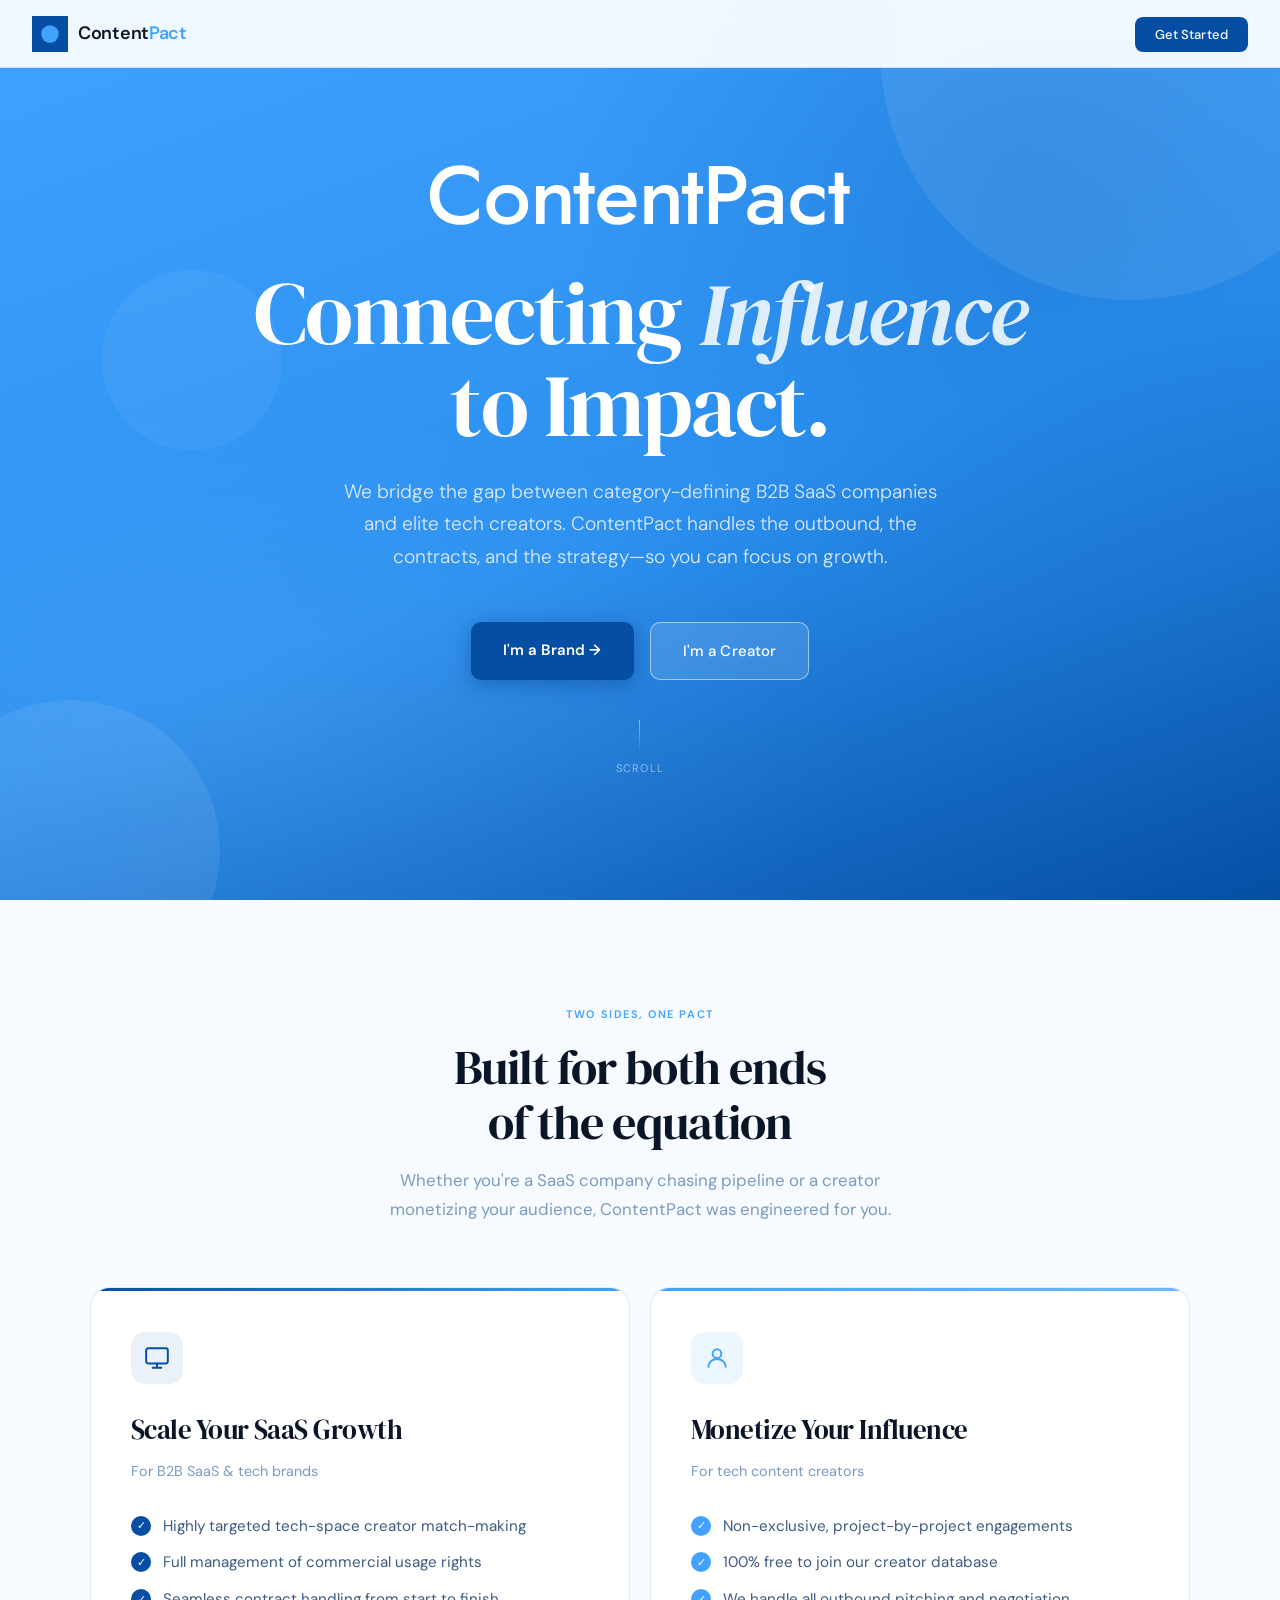
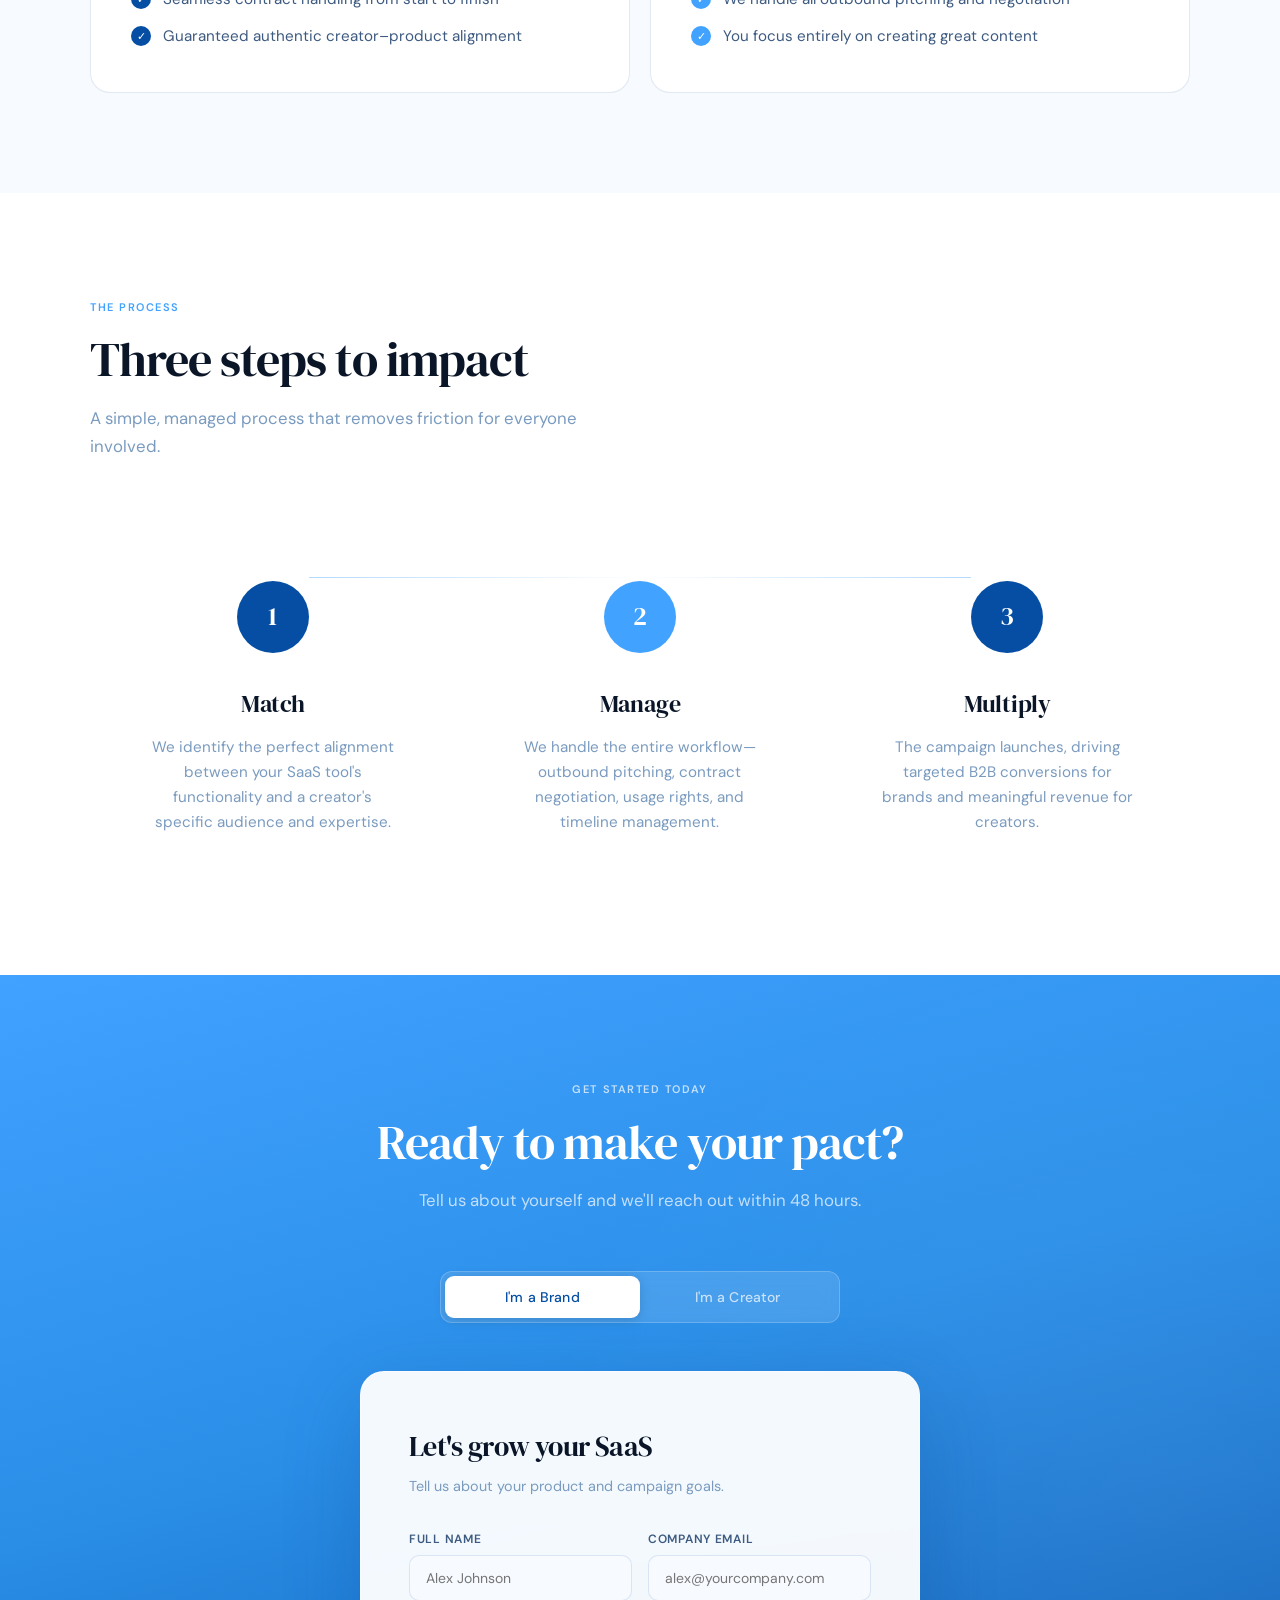
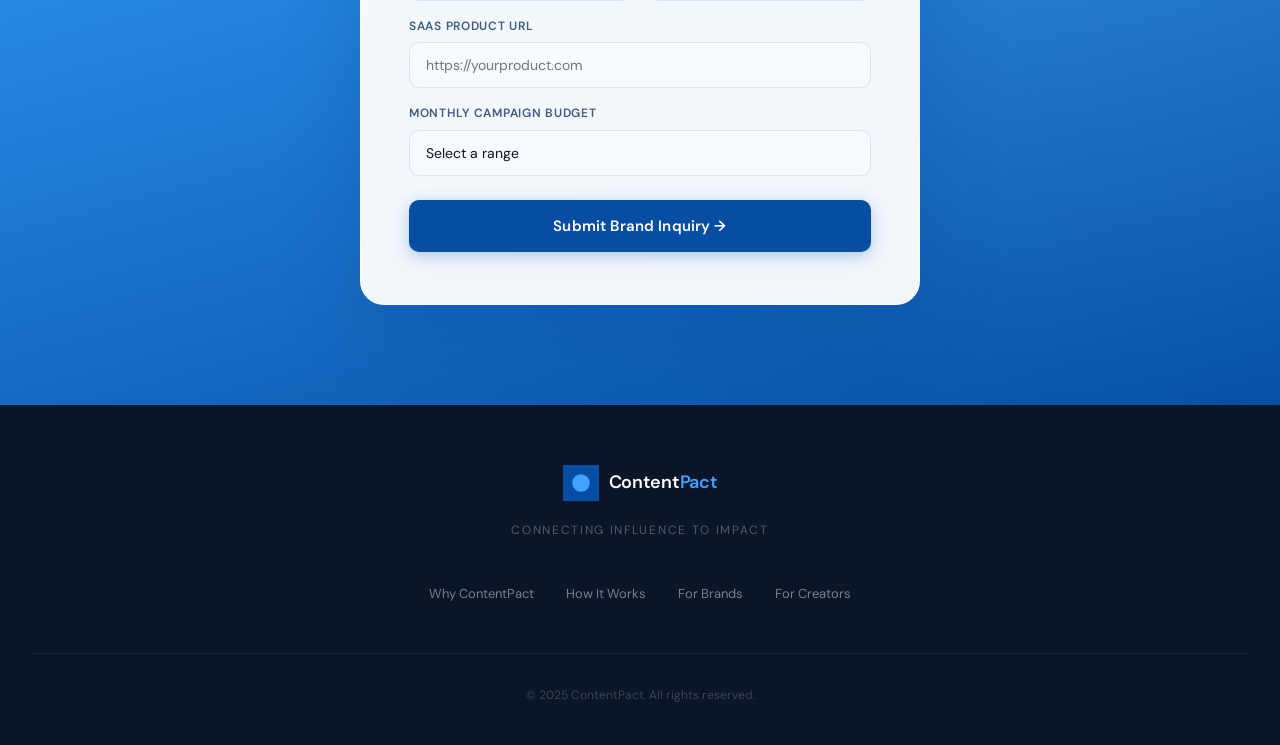
<file: index.html>
<!DOCTYPE html>
<html lang="en">
<head>
<meta charset="UTF-8">
<meta name="viewport" content="width=device-width, initial-scale=1.0">
<title>ContentPact — Connecting Influence to Impact</title>
<link rel="preconnect" href="https://fonts.googleapis.com">
<link rel="preconnect" href="https://fonts.gstatic.com" crossorigin>
<link href="https://fonts.googleapis.com/css2?family=DM+Sans:ital,opsz,wght@0,9..40,300;0,9..40,400;0,9..40,500;0,9..40,600;1,9..40,300&family=DM+Serif+Display:ital@0;1&display=swap" rel="stylesheet">
<!-- <link rel="stylesheet" href="css/styles.css" -->
</head>
<body>

  <style>
      *, *::before, *::after { box-sizing: border-box; margin: 0; padding: 0; }

  :root {
    --sky: #41A2FF;
    --sky-light: #6DB8FF;
    --sky-pale: #EAF4FF;
    --navy: #054EA4;
    --navy-deep: #033578;
    --navy-light: #0D6EFD;
    --white: #FFFFFF;
    --off-white: #F7FAFF;
    --dark: #0A1628;
    --mid: #3D5A80;
    --muted: #7A9BBF;
    --border: rgba(5,78,164,0.12);
    --border-sky: rgba(65,162,255,0.3);
  }

  html { scroll-behavior: smooth; }

  body {
    font-family: 'DM Sans', sans-serif;
    background: var(--white);
    color: var(--dark);
    line-height: 1.6;
    overflow-x: hidden;
  }

  /* ── NAV ── */
  nav {
    position: fixed;
    top: 0; left: 0; right: 0;
    z-index: 100;
    padding: 0 2rem;
    height: 68px;
    display: flex;
    align-items: center;
    justify-content: space-between;
    background: rgba(255,255,255,0.92);
    backdrop-filter: blur(12px);
    -webkit-backdrop-filter: blur(12px);
    border-bottom: 1px solid var(--border);
    transition: box-shadow 0.3s;
  }
  nav.scrolled { box-shadow: 0 2px 24px rgba(5,78,164,0.08); }

  .nav-logo {
    display: flex;
    align-items: center;
    gap: 10px;
    text-decoration: none;
  }
  .nav-logo-icon {
    width: 36px;
    height: 36px;
    background: var(--navy);
    border-radius: 0;
    display: flex;
    align-items: center;
    justify-content: center;
    flex-shrink: 0;
  }
  .nav-logo-icon svg { width: 20px; height: 20px; }
  .nav-logo-wordmark {
    font-size: 18px;
    font-weight: 600;
    color: var(--dark);
    letter-spacing: -0.3px;
  }
  .nav-logo-wordmark span { color: var(--sky); }

  .nav-links {
    display: flex;
    align-items: center;
    gap: 2rem;
    list-style: none;
  }
  .nav-links a {
    font-size: 14px;
    font-weight: 400;
    color: var(--mid);
    text-decoration: none;
    transition: color 0.2s;
    letter-spacing: 0.01em;
  }
  .nav-links a:hover { color: var(--navy); }

  .nav-cta {
    background: var(--navy);
    color: var(--white) !important;
    padding: 9px 20px;
    border-radius: 8px;
    font-weight: 500 !important;
    font-size: 13px !important;
    transition: background 0.2s, transform 0.15s !important;
  }
  .nav-cta:hover { background: var(--navy-deep) !important; transform: translateY(-1px); }

  /* ── HERO ── */
  .hero {
    min-height: 100vh;
    background: linear-gradient(160deg, var(--sky) 0%, #2B90F0 55%, var(--navy) 100%);
    display: flex;
    flex-direction: column;
    align-items: center;
    justify-content: center;
    text-align: center;
    padding: 120px 2rem 80px;
    position: relative;
    overflow: hidden;
  }

  .hero::before {
    content: '';
    position: absolute;
    inset: 0;
    background:
      radial-gradient(ellipse 80% 60% at 20% 80%, rgba(255,255,255,0.07) 0%, transparent 60%),
      radial-gradient(ellipse 60% 80% at 80% 20%, rgba(5,78,164,0.25) 0%, transparent 60%);
    pointer-events: none;
  }

  /* Floating geometric accents */
  .hero-orb {
    position: absolute;
    border-radius: 50%;
    opacity: 0.08;
    background: var(--white);
    pointer-events: none;
  }
  .hero-orb-1 { width: 500px; height: 500px; top: -200px; right: -100px; }
  .hero-orb-2 { width: 300px; height: 300px; bottom: -100px; left: -80px; }
  .hero-orb-3 { width: 180px; height: 180px; top: 30%; left: 8%; opacity: 0.05; }

  .hero-badge {
    display: inline-flex;
    align-items: center;
    gap: 8px;
    background: rgba(255,255,255,0.15);
    border: 1px solid rgba(255,255,255,0.3);
    border-radius: 100px;
    padding: 7px 16px 7px 10px;
    font-size: 13px;
    font-weight: 500;
    color: rgba(255,255,255,0.95);
    letter-spacing: 0.02em;
    margin-bottom: 2rem;
    backdrop-filter: blur(8px);
    animation: fadeSlideDown 0.7s ease both;
  }
  .hero-badge-dot {
    width: 8px; height: 8px;
    background: rgba(255,255,255,0.9);
    border-radius: 50%;
    animation: pulse 2s ease-in-out infinite;
  }

  .hero-logo {
    margin-bottom: 2.5rem;
    animation: fadeSlideDown 0.75s 0.05s ease both;
    width: 100%;
    display: flex;
    justify-content: center;
    overflow: hidden;
    padding: 0 1.5rem;
  }
  .hero-logo svg { 
    height: 64px; 
    width: 100%;
    max-width: 420px;
  }

  .hero h1 {
    font-family: 'DM Serif Display', serif;
    font-size: clamp(3rem, 7vw, 5.5rem);
    font-weight: 400;
    color: var(--white);
    line-height: 1.05;
    letter-spacing: -0.02em;
    margin-bottom: 1.5rem;
    max-width: 860px;
    animation: fadeSlideDown 0.8s 0.1s ease both;
  }
  .hero h1 em {
    font-style: italic;
    color: rgba(255,255,255,0.85);
  }

  .hero-sub {
    font-size: clamp(1rem, 2vw, 1.2rem);
    color: rgba(255,255,255,0.82);
    max-width: 600px;
    line-height: 1.7;
    margin-bottom: 3rem;
    font-weight: 300;
    animation: fadeSlideDown 0.85s 0.15s ease both;
  }

  .hero-ctas {
    display: flex;
    gap: 1rem;
    flex-wrap: wrap;
    justify-content: center;
    animation: fadeSlideDown 0.9s 0.2s ease both;
  }

  .btn-primary {
    background: var(--navy);
    color: var(--white);
    padding: 16px 32px;
    border-radius: 10px;
    font-family: 'DM Sans', sans-serif;
    font-size: 15px;
    font-weight: 600;
    text-decoration: none;
    border: none;
    cursor: pointer;
    transition: background 0.2s, transform 0.15s, box-shadow 0.2s;
    letter-spacing: 0.01em;
    box-shadow: 0 4px 20px rgba(3,53,120,0.4);
  }
  .btn-primary:hover { background: var(--navy-deep); transform: translateY(-2px); box-shadow: 0 8px 28px rgba(3,53,120,0.5); }

  .btn-outline {
    background: rgba(255,255,255,0.12);
    color: var(--white);
    padding: 16px 32px;
    border-radius: 10px;
    font-family: 'DM Sans', sans-serif;
    font-size: 15px;
    font-weight: 500;
    text-decoration: none;
    border: 1.5px solid rgba(255,255,255,0.5);
    cursor: pointer;
    transition: background 0.2s, transform 0.15s;
    backdrop-filter: blur(8px);
    letter-spacing: 0.01em;
  }
  .btn-outline:hover { background: rgba(255,255,255,0.22); transform: translateY(-2px); }

  .hero-scroll {
    display: flex;
    flex-direction: column;
    align-items: center;
    gap: 8px;
    color: rgba(255,255,255,0.5);
    font-size: 11px;
    letter-spacing: 0.12em;
    text-transform: uppercase;
    animation: fadeSlideDown 1s 0.5s ease both;
    white-space: nowrap;
    margin-top: 2.5rem;
  }
  .scroll-arrow {
    width: 1px;
    height: 32px;
    background: linear-gradient(to bottom, rgba(255,255,255,0.5), transparent);
    animation: scrollBounce 2s ease-in-out infinite;
  }

  /* ── SECTION COMMONS ── */
  section { padding: 100px 2rem; }
  .container { max-width: 1100px; margin: 0 auto; }

  .section-label {
    display: inline-block;
    font-size: 11px;
    font-weight: 600;
    letter-spacing: 0.14em;
    text-transform: uppercase;
    color: var(--sky);
    margin-bottom: 1rem;
  }
  .section-title {
    font-family: 'DM Serif Display', serif;
    font-size: clamp(2rem, 4vw, 3rem);
    font-weight: 400;
    color: var(--dark);
    line-height: 1.15;
    letter-spacing: -0.02em;
    margin-bottom: 1rem;
  }
  .section-sub {
    font-size: 1.05rem;
    color: var(--muted);
    max-width: 520px;
    line-height: 1.7;
  }

  /* ── VALUE PROP ── */
  .value-section {
    background: var(--off-white);
  }
  .value-header {
    text-align: center;
    margin-bottom: 4rem;
  }
  .value-header .section-sub { margin: 0 auto; }

  .bento-grid {
    display: grid;
    grid-template-columns: 1fr 1fr;
    gap: 20px;
  }

  .bento-card {
    background: var(--white);
    border-radius: 20px;
    padding: 44px 40px;
    border: 1px solid var(--border);
    position: relative;
    overflow: hidden;
    transition: transform 0.25s, box-shadow 0.25s;
  }
  .bento-card:hover {
    transform: translateY(-4px);
    box-shadow: 0 16px 48px rgba(5,78,164,0.1);
  }

  .bento-card::before {
    content: '';
    position: absolute;
    top: 0; left: 0; right: 0;
    height: 3px;
  }
  .bento-card.brand::before { background: linear-gradient(90deg, var(--navy), var(--sky)); }
  .bento-card.creator::before { background: linear-gradient(90deg, var(--sky), var(--sky-light)); }

  .card-icon {
    width: 52px; height: 52px;
    border-radius: 14px;
    display: flex; align-items: center; justify-content: center;
    margin-bottom: 1.5rem;
    font-size: 24px;
  }
  .card-icon.navy { background: rgba(5,78,164,0.08); }
  .card-icon.sky { background: rgba(65,162,255,0.1); }

  .bento-card h3 {
    font-family: 'DM Serif Display', serif;
    font-size: 1.7rem;
    font-weight: 400;
    color: var(--dark);
    margin-bottom: 0.5rem;
    letter-spacing: -0.02em;
  }
  .bento-card .card-subtitle {
    font-size: 0.9rem;
    color: var(--muted);
    margin-bottom: 2rem;
    font-weight: 400;
  }

  .card-list {
    list-style: none;
    display: flex;
    flex-direction: column;
    gap: 14px;
  }
  .card-list li {
    display: flex;
    align-items: flex-start;
    gap: 12px;
    font-size: 0.95rem;
    color: var(--mid);
    line-height: 1.5;
  }
  .check {
    width: 20px; height: 20px;
    border-radius: 50%;
    display: flex; align-items: center; justify-content: center;
    flex-shrink: 0;
    margin-top: 1px;
    font-size: 11px;
  }
  .check.navy { background: var(--navy); color: var(--white); }
  .check.sky { background: var(--sky); color: var(--white); }

  /* ── HOW IT WORKS ── */
  .how-section { background: var(--white); }
  .how-header { margin-bottom: 5rem; }

  .steps-grid {
    display: grid;
    grid-template-columns: repeat(3, 1fr);
    gap: 2px;
    position: relative;
  }

  .steps-grid::before {
    content: '';
    position: absolute;
    top: 36px;
    left: calc(16.67% + 36px);
    right: calc(16.67% + 36px);
    height: 1px;
    background: linear-gradient(90deg, var(--sky) 0%, transparent 50%, var(--sky) 100%);
    opacity: 0.4;
  }

  .step-item {
    padding: 40px 32px;
    text-align: center;
    position: relative;
  }

  .step-num {
    width: 72px; height: 72px;
    border-radius: 50%;
    display: flex; align-items: center; justify-content: center;
    margin: 0 auto 2rem;
    font-size: 1.6rem;
    font-family: 'DM Serif Display', serif;
    font-weight: 400;
    position: relative;
    z-index: 1;
    transition: transform 0.25s;
  }
  .step-item:hover .step-num { transform: scale(1.08); }

  .step-num.s1 { background: var(--navy); color: var(--white); }
  .step-num.s2 { background: var(--sky); color: var(--white); }
  .step-num.s3 { background: var(--navy); color: var(--white); }

  .step-item h3 {
    font-family: 'DM Serif Display', serif;
    font-size: 1.5rem;
    font-weight: 400;
    color: var(--dark);
    margin-bottom: 0.75rem;
    letter-spacing: -0.01em;
  }
  .step-item p {
    font-size: 0.95rem;
    color: var(--muted);
    line-height: 1.65;
    max-width: 260px;
    margin: 0 auto;
  }

  /* ── FORMS ── */
  .forms-section {
    background: linear-gradient(165deg, var(--sky) 0%, #2B8FE8 40%, var(--navy) 100%);
    position: relative;
    overflow: hidden;
  }
  .forms-section::before {
    content: '';
    position: absolute;
    inset: 0;
    background: radial-gradient(ellipse 70% 80% at 90% 50%, rgba(255,255,255,0.05) 0%, transparent 70%);
    pointer-events: none;
  }

  .forms-header {
    text-align: center;
    margin-bottom: 3.5rem;
  }
  .forms-header .section-label { color: rgba(255,255,255,0.7); }
  .forms-header .section-title { color: var(--white); }
  .forms-header .section-sub { color: rgba(255,255,255,0.7); margin: 0 auto; }

  .tab-switcher {
    display: flex;
    background: rgba(255,255,255,0.12);
    border-radius: 12px;
    padding: 4px;
    margin: 0 auto 3rem;
    max-width: 400px;
    border: 1px solid rgba(255,255,255,0.2);
    backdrop-filter: blur(8px);
  }

  .tab-btn {
    flex: 1;
    padding: 12px 20px;
    border: none;
    border-radius: 9px;
    font-family: 'DM Sans', sans-serif;
    font-size: 14px;
    font-weight: 500;
    cursor: pointer;
    transition: all 0.25s;
    background: transparent;
    color: rgba(255,255,255,0.7);
    letter-spacing: 0.01em;
  }
  .tab-btn.active {
    background: var(--white);
    color: var(--navy);
    box-shadow: 0 2px 12px rgba(0,0,0,0.15);
  }
  .tab-btn:not(.active):hover { color: var(--white); background: rgba(255,255,255,0.1); }

  .form-card {
    background: rgba(255,255,255,0.95);
    backdrop-filter: blur(20px);
    border-radius: 24px;
    padding: 52px 48px;
    max-width: 560px;
    margin: 0 auto;
    border: 1px solid rgba(255,255,255,0.6);
    box-shadow: 0 24px 80px rgba(3,53,120,0.2);
  }

  .form-card h3 {
    font-family: 'DM Serif Display', serif;
    font-size: 1.75rem;
    font-weight: 400;
    color: var(--dark);
    margin-bottom: 0.4rem;
    letter-spacing: -0.02em;
  }
  .form-card .form-desc {
    font-size: 0.9rem;
    color: var(--muted);
    margin-bottom: 2rem;
  }

  .form-panel { display: none; }
  .form-panel.active { display: block; }

  .form-grid {
    display: grid;
    grid-template-columns: 1fr 1fr;
    gap: 16px;
  }
  .form-grid .full { grid-column: 1 / -1; }

  .form-group {
    display: flex;
    flex-direction: column;
    gap: 6px;
  }
  .form-group label {
    font-size: 12px;
    font-weight: 600;
    letter-spacing: 0.06em;
    text-transform: uppercase;
    color: var(--mid);
  }
  .form-group input,
  .form-group select,
  .form-group textarea {
    width: 100%;
    padding: 13px 16px;
    border: 1.5px solid var(--border);
    border-radius: 10px;
    font-family: 'DM Sans', sans-serif;
    font-size: 14px;
    color: var(--dark);
    background: var(--off-white);
    outline: none;
    transition: border-color 0.2s, box-shadow 0.2s;
    appearance: none;
  }
  .form-group input:focus,
  .form-group select:focus,
  .form-group textarea:focus {
    border-color: var(--sky);
    box-shadow: 0 0 0 3px rgba(65,162,255,0.15);
    background: var(--white);
  }
  .form-group textarea { resize: vertical; min-height: 80px; }

  .form-submit {
    width: 100%;
    margin-top: 24px;
    padding: 16px;
    background: var(--navy);
    color: var(--white);
    border: none;
    border-radius: 10px;
    font-family: 'DM Sans', sans-serif;
    font-size: 15px;
    font-weight: 600;
    cursor: pointer;
    letter-spacing: 0.01em;
    transition: background 0.2s, transform 0.15s, box-shadow 0.2s;
    box-shadow: 0 4px 16px rgba(5,78,164,0.3);
  }
  .form-submit:hover {
    background: var(--navy-deep);
    transform: translateY(-2px);
    box-shadow: 0 8px 24px rgba(5,78,164,0.4);
  }

  /* ── FOOTER ── */
  footer {
    background: var(--dark);
    padding: 60px 2rem 40px;
    text-align: center;
  }
  .footer-logo {
    display: flex;
    align-items: center;
    justify-content: center;
    gap: 10px;
    margin-bottom: 1.25rem;
  }
  .footer-logo-icon {
    width: 36px; height: 36px;
    background: var(--navy);
    border-radius: 0;
    display: flex;
    align-items: center;
    justify-content: center;
    flex-shrink: 0;
    display: flex; align-items: center; justify-content: center;
  }
  .footer-logo-icon svg { width: 20px; height: 20px; }
  .footer-wordmark {
    font-size: 18px;
    font-weight: 600;
    color: var(--white);
    letter-spacing: -0.3px;
  }
  .footer-wordmark span { color: var(--sky); }

  .footer-tagline {
    font-size: 12px;
    letter-spacing: 0.14em;
    text-transform: uppercase;
    color: rgba(255,255,255,0.3);
    margin-bottom: 2.5rem;
  }

  .footer-links {
    display: flex;
    gap: 2rem;
    justify-content: center;
    flex-wrap: wrap;
    margin-bottom: 3rem;
    list-style: none;
  }
  .footer-links a {
    font-size: 13px;
    color: rgba(255,255,255,0.45);
    text-decoration: none;
    transition: color 0.2s;
  }
  .footer-links a:hover { color: var(--sky); }

  .footer-copy {
    font-size: 12px;
    color: rgba(255,255,255,0.2);
    border-top: 1px solid rgba(255,255,255,0.06);
    padding-top: 2rem;
  }

  /* ── ANIMATIONS ── */
  @keyframes fadeSlideDown {
    from { opacity: 0; transform: translateY(-20px); }
    to { opacity: 1; transform: translateY(0); }
  }
  @keyframes pulse {
    0%, 100% { opacity: 1; transform: scale(1); }
    50% { opacity: 0.6; transform: scale(0.8); }
  }
  @keyframes scrollBounce {
    0%, 100% { transform: translateY(0); opacity: 0.6; }
    50% { transform: translateY(6px); opacity: 0.3; }
  }

  /* Reveal on scroll */
  .reveal {
    opacity: 0;
    transform: translateY(28px);
    transition: opacity 0.65s ease, transform 0.65s ease;
  }
  .reveal.visible {
    opacity: 1;
    transform: translateY(0);
  }
  .reveal-delay-1 { transition-delay: 0.1s; }
  .reveal-delay-2 { transition-delay: 0.2s; }
  .reveal-delay-3 { transition-delay: 0.3s; }

  /* ── RESPONSIVE ── */
  @media (max-width: 900px) {
    nav { padding: 0 1.25rem; }
    .nav-links { display: none; }
    .bento-grid { grid-template-columns: 1fr; }
    .steps-grid { grid-template-columns: 1fr; }
    .steps-grid::before { display: none; }
    .form-card { padding: 36px 24px; }
    .form-grid { grid-template-columns: 1fr; }
    .form-grid .full { grid-column: 1; }
    section { padding: 72px 1.25rem; }
  }
  @media (max-width: 600px) {
    .hero { padding: 100px 1.25rem 70px; }
    .hero-ctas { flex-direction: column; align-items: center; }
    .btn-primary, .btn-outline { width: 100%; max-width: 320px; text-align: center; }
    .form-card { border-radius: 16px; }
  }
  </style>

<!-- NAV -->
<nav id="navbar">
  <a href="#" class="nav-logo">
    <div class="nav-logo-icon">
      <svg viewBox="0 0 32 32" fill="none" xmlns="http://www.w3.org/2000/svg">
        <rect width="32" height="32" rx="0" fill="#054EA4"/>
        <circle cx="16" cy="16" r="14" fill="#41A2FF"/>
      </svg>
    </div>
    <span class="nav-logo-wordmark">Content<span>Pact</span></span>
  </a>
  <ul class="nav-links">
    <!-- <li><a href="#value">Why ContentPact</a></li>
    <li><a href="#how">How It Works</a></li> -->
    <li><a href="#brand-form" class="nav-cta">Get Started</a></li>
  </ul>
</nav>

<!-- HERO -->
<section class="hero">
  <div class="hero-orb hero-orb-1"></div>
  <div class="hero-orb hero-orb-2"></div>
  <div class="hero-orb hero-orb-3"></div>

  <!-- <div class="hero-badge">
    <div class="hero-badge-dot"></div>
    B2B SaaS &amp; Tech Influencer Marketing
  </div> -->

  <div class="hero-logo">
    <!-- Inline ContentPact wordmark in white -->
    <svg viewBox="0 0 423 60" xmlns="http://www.w3.org/2000/svg">
      <g fill="white" transform="matrix(5.952,0,0,5.952,-2.5,-15.833)">
        <path d="M1.99 7.70C1.99 6.63 2.33 5.77 3.01 5.12C3.69 4.48 4.53 4.16 5.53 4.16C6.88 4.16 7.93 4.63 8.68 5.57L8.68 3.74C7.86 3.02 6.81 2.66 5.53 2.66C4.03 2.66 2.80 3.13 1.85 4.06C0.90 4.99 0.42 6.21 0.42 7.70C0.42 9.19 0.90 10.41 1.85 11.34C2.80 12.27 4.03 12.74 5.53 12.74C6.81 12.74 7.86 12.38 8.68 11.66L8.68 9.83C7.93 10.77 6.88 11.24 5.53 11.24C4.53 11.24 3.69 10.92 3.01 10.28C2.33 9.63 1.99 8.77 1.99 7.70ZM9.94 9.38C9.94 10.40 10.28 11.21 10.96 11.82C11.63 12.43 12.47 12.74 13.48 12.74C14.49 12.74 15.33 12.43 16.01 11.82C16.69 11.21 17.02 10.40 17.02 9.38C17.02 8.36 16.69 7.55 16.01 6.94C15.33 6.33 14.49 6.02 13.48 6.02C12.47 6.02 11.63 6.33 10.96 6.94C10.28 7.55 9.94 8.36 9.94 9.38ZM11.42 9.38C11.42 8.75 11.62 8.26 12.00 7.90C12.38 7.53 12.88 7.35 13.48 7.35C14.09 7.35 14.58 7.53 14.97 7.90C15.35 8.26 15.54 8.75 15.54 9.38C15.54 10.01 15.35 10.50 14.97 10.86C14.58 11.23 14.09 11.41 13.48 11.41C12.88 11.41 12.38 11.23 12.00 10.86C11.62 10.50 11.42 10.01 11.42 9.38ZM19.82 7.15L19.82 6.16L18.35 6.16L18.35 12.60L19.82 12.60L19.82 8.96C19.82 8.51 19.99 8.13 20.32 7.82C20.65 7.51 21.03 7.35 21.46 7.35C21.87 7.35 22.18 7.45 22.39 7.64C22.59 7.83 22.69 8.18 22.69 8.68L22.69 12.60L24.16 12.60L24.16 8.54C24.16 7.63 23.97 6.98 23.57 6.59C23.17 6.21 22.61 6.02 21.88 6.02C21.00 6.02 20.31 6.40 19.82 7.15ZM25.77 3.92L25.77 6.16L24.72 6.16L24.72 7.49L25.77 7.49L25.77 12.60L27.24 12.60L27.24 7.49L28.29 7.49L28.29 6.16L27.24 6.16L27.24 3.92ZM33.80 8.69L30.24 8.69C30.31 8.26 30.52 7.92 30.88 7.66C31.24 7.41 31.65 7.28 32.12 7.28C33.11 7.28 33.67 7.75 33.80 8.69ZM30.21 9.73L35.34 9.73C35.35 9.61 35.36 9.45 35.36 9.25C35.36 8.25 35.07 7.45 34.48 6.88C33.89 6.31 33.11 6.02 32.12 6.02C31.11 6.02 30.29 6.33 29.66 6.96C29.03 7.59 28.71 8.40 28.71 9.38C28.71 10.38 29.01 11.19 29.62 11.81C30.22 12.43 31.05 12.74 32.12 12.74C33.53 12.74 34.56 12.24 35.21 11.24L34.10 10.56C33.75 11.13 33.09 11.41 32.12 11.41C31.60 11.41 31.17 11.27 30.83 10.98C30.48 10.69 30.28 10.27 30.21 9.73ZM38.16 7.15L38.16 6.16L36.69 6.16L36.69 12.60L38.16 12.60L38.16 8.96C38.16 8.51 38.33 8.13 38.66 7.82C38.99 7.51 39.37 7.35 39.80 7.35C40.21 7.35 40.52 7.45 40.73 7.64C40.93 7.83 41.03 8.18 41.03 8.68L41.03 12.60L42.50 12.60L42.50 8.54C42.50 7.63 42.31 6.98 41.91 6.59C41.51 6.21 40.95 6.02 40.22 6.02C39.34 6.02 38.65 6.40 38.16 7.15ZM44.11 3.92L44.11 6.16L43.06 6.16L43.06 7.49L44.11 7.49L44.11 12.60L45.58 12.60L45.58 7.49L46.63 7.49L46.63 6.16L45.58 6.16L45.58 3.92ZM47.61 2.80L47.61 12.60L49.15 12.60L49.15 8.82L50.62 8.82C51.59 8.82 52.38 8.54 53.01 7.99C53.64 7.43 53.96 6.71 53.96 5.81C53.96 4.91 53.64 4.19 53.01 3.63C52.38 3.08 51.59 2.80 50.62 2.80ZM49.15 4.20L50.62 4.20C51.18 4.20 51.62 4.34 51.94 4.61C52.26 4.89 52.42 5.29 52.42 5.81C52.42 6.33 52.26 6.73 51.94 7.01C51.62 7.28 51.18 7.42 50.62 7.42L49.15 7.42ZM55.30 8.01C55.94 7.54 56.61 7.31 57.29 7.31C58.19 7.31 58.65 7.56 58.65 8.05L58.65 8.90C58.18 8.65 57.62 8.53 56.98 8.53C56.16 8.53 55.47 8.72 54.92 9.11C54.37 9.51 54.10 10.06 54.10 10.78C54.10 11.43 54.32 11.92 54.78 12.25C55.24 12.58 55.79 12.74 56.45 12.74C56.94 12.74 57.38 12.65 57.77 12.46C58.16 12.27 58.45 12.01 58.65 11.68L58.65 12.60L60.12 12.60L60.12 7.98C60.12 7.32 59.86 6.82 59.35 6.50C58.83 6.18 58.15 6.02 57.29 6.02C56.37 6.02 55.53 6.30 54.75 6.87ZM55.51 10.64C55.51 10.36 55.66 10.12 55.97 9.90C56.28 9.70 56.68 9.59 57.18 9.59C57.71 9.59 58.20 9.67 58.65 9.84L58.65 10.08C58.65 10.65 58.50 11.05 58.20 11.27C57.91 11.49 57.47 11.61 56.87 11.61C55.96 11.61 55.51 11.28 55.51 10.64ZM62.86 9.38C62.86 8.77 63.05 8.29 63.44 7.93C63.83 7.57 64.37 7.39 65.06 7.39C65.50 7.39 65.92 7.51 66.32 7.73C66.73 7.96 67.01 8.24 67.16 8.55L67.16 6.71C66.71 6.25 65.96 6.02 64.92 6.02C63.84 6.02 62.99 6.33 62.34 6.96C61.70 7.58 61.38 8.39 61.38 9.38C61.38 10.37 61.70 11.18 62.34 11.80C62.99 12.43 63.84 12.74 64.92 12.74C65.98 12.74 66.73 12.51 67.16 12.05L67.16 10.21C67.00 10.54 66.73 10.82 66.36 11.04C65.99 11.26 65.55 11.37 65.06 11.37C64.37 11.37 63.83 11.19 63.44 10.83C63.05 10.47 62.86 9.99 62.86 9.38ZM68.91 3.92L68.91 6.16L67.86 6.16L67.86 7.49L68.91 7.49L68.91 12.60L70.38 12.60L70.38 7.49L71.43 7.49L71.43 6.16L70.38 6.16L70.38 3.92Z"/>
      </g>
    </svg>
  </div>

  <h1>Connecting <em>Influence</em><br>to Impact.</h1>
  <p class="hero-sub">We bridge the gap between category-defining B2B SaaS companies and elite tech creators. ContentPact handles the outbound, the contracts, and the strategy—so you can focus on growth.</p>

  <div class="hero-ctas">
    <a href="#brand-form" class="btn-primary" onclick="switchTab('brand')">I'm a Brand →</a>
    <a href="#brand-form" class="btn-outline" onclick="switchTab('creator')">I'm a Creator</a>
  </div>

  <div class="hero-scroll">
    <div class="scroll-arrow"></div>
    <span>Scroll</span>
  </div>
</section>

<!-- VALUE PROP -->
<section class="value-section" id="value">
  <div class="container">
    <div class="value-header">
      <span class="section-label reveal">Two sides, one pact</span>
      <h2 class="section-title reveal reveal-delay-1">Built for both ends<br>of the equation</h2>
      <p class="section-sub reveal reveal-delay-2">Whether you're a SaaS company chasing pipeline or a creator monetizing your audience, ContentPact was engineered for you.</p>
    </div>

    <div class="bento-grid">
      <div class="bento-card brand reveal">
        <div class="card-icon navy">
          <svg width="26" height="26" viewBox="0 0 24 24" fill="none" stroke="#054EA4" stroke-width="1.8" stroke-linecap="round" stroke-linejoin="round">
            <rect x="2" y="3" width="20" height="14" rx="2"/><path d="M8 21h8m-4-4v4"/>
          </svg>
        </div>
        <h3>Scale Your SaaS Growth</h3>
        <p class="card-subtitle">For B2B SaaS &amp; tech brands</p>
        <ul class="card-list">
          <li><span class="check navy">✓</span> Highly targeted tech-space creator match-making</li>
          <li><span class="check navy">✓</span> Full management of commercial usage rights</li>
          <li><span class="check navy">✓</span> Seamless contract handling from start to finish</li>
          <li><span class="check navy">✓</span> Guaranteed authentic creator–product alignment</li>
        </ul>
      </div>

      <div class="bento-card creator reveal reveal-delay-1">
        <div class="card-icon sky">
          <svg width="26" height="26" viewBox="0 0 24 24" fill="none" stroke="#41A2FF" stroke-width="1.8" stroke-linecap="round" stroke-linejoin="round">
            <circle cx="12" cy="8" r="4"/><path d="M4 20c0-4 3.6-7 8-7s8 3 8 7"/>
          </svg>
        </div>
        <h3>Monetize Your Influence</h3>
        <p class="card-subtitle">For tech content creators</p>
        <ul class="card-list">
          <li><span class="check sky">✓</span> Non-exclusive, project-by-project engagements</li>
          <li><span class="check sky">✓</span> 100% free to join our creator database</li>
          <li><span class="check sky">✓</span> We handle all outbound pitching and negotiation</li>
          <li><span class="check sky">✓</span> You focus entirely on creating great content</li>
        </ul>
      </div>
    </div>
  </div>
</section>

<!-- HOW IT WORKS -->
<section class="how-section" id="how">
  <div class="container">
    <div class="how-header">
      <span class="section-label reveal">The process</span>
      <h2 class="section-title reveal reveal-delay-1">Three steps to impact</h2>
      <p class="section-sub reveal reveal-delay-2">A simple, managed process that removes friction for everyone involved.</p>
    </div>

    <div class="steps-grid">
      <div class="step-item reveal">
        <div class="step-num s1">1</div>
        <h3>Match</h3>
        <p>We identify the perfect alignment between your SaaS tool's functionality and a creator's specific audience and expertise.</p>
      </div>
      <div class="step-item reveal reveal-delay-1">
        <div class="step-num s2">2</div>
        <h3>Manage</h3>
        <p>We handle the entire workflow—outbound pitching, contract negotiation, usage rights, and timeline management.</p>
      </div>
      <div class="step-item reveal reveal-delay-2">
        <div class="step-num s3">3</div>
        <h3>Multiply</h3>
        <p>The campaign launches, driving targeted B2B conversions for brands and meaningful revenue for creators.</p>
      </div>
    </div>
  </div>
</section>

<!-- FORMS -->
<section class="forms-section" id="brand-form">
  <div class="container">
    <div class="forms-header">
      <span class="section-label reveal">Get started today</span>
      <h2 class="section-title reveal reveal-delay-1">Ready to make your pact?</h2>
      <p class="section-sub reveal reveal-delay-2">Tell us about yourself and we'll reach out within 48 hours.</p>
    </div>

    <div class="tab-switcher reveal">
      <button class="tab-btn active" id="tab-brand" onclick="switchTab('brand')">I'm a Brand</button>
      <button class="tab-btn" id="tab-creator" onclick="switchTab('creator')">I'm a Creator</button>
    </div>

    <div class="form-card reveal">

      <!-- Brand Form -->
      <div class="form-panel active" id="panel-brand">
        <h3>Let's grow your SaaS</h3>
        <p class="form-desc">Tell us about your product and campaign goals.</p>
        <div class="form-grid">
          <div class="form-group">
            <label>Full Name</label>
            <input type="text" placeholder="Alex Johnson">
          </div>
          <div class="form-group">
            <label>Company Email</label>
            <input type="email" placeholder="alex@yourcompany.com">
          </div>
          <div class="form-group full">
            <label>SaaS Product URL</label>
            <input type="url" placeholder="https://yourproduct.com">
          </div>
          <div class="form-group full">
            <label>Monthly Campaign Budget</label>
            <select>
              <option value="" disabled selected>Select a range</option>
              <option>Under $2,500</option>
              <option>$2,500 – $5,000</option>
              <option>$5,000 – $15,000</option>
              <option>$15,000 – $50,000</option>
              <option>$50,000+</option>
            </select>
          </div>
        </div>
        <button class="form-submit" onclick="handleSubmit('brand')">Submit Brand Inquiry →</button>
      </div>

      <!-- Creator Form -->
      <div class="form-panel" id="panel-creator">
        <h3>Join our creator network</h3>
        <p class="form-desc">Free to join. We'll match you with relevant brand deals.</p>
        <div class="form-grid">
          <div class="form-group">
            <label>Full Name</label>
            <input type="text" placeholder="Jamie Smith">
          </div>
          <div class="form-group">
            <label>Email Address</label>
            <input type="email" placeholder="jamie@email.com">
          </div>
          <div class="form-group full">
            <label>Primary Channel / Handle</label>
            <input type="text" placeholder="@yourhandle or youtube.com/yourchannel">
          </div>
          <div class="form-group full">
            <label>Media Kit Link (optional)</label>
            <input type="url" placeholder="Link to your media kit or portfolio">
          </div>
        </div>
        <button class="form-submit" onclick="handleSubmit('creator')">Join Creator Network →</button>
      </div>

    </div>
  </div>
</section>

<!-- FOOTER -->
<footer>
  <div class="footer-logo">
    <div class="footer-logo-icon">
      <svg viewBox="0 0 32 32" fill="none" xmlns="http://www.w3.org/2000/svg">
        <rect width="32" height="32" rx="0" fill="#054EA4"/>
        <circle cx="16" cy="16" r="14" fill="#41A2FF"/>
      </svg>
    </div>
    <span class="footer-wordmark">Content<span>Pact</span></span>
  </div>
  <p class="footer-tagline">Connecting Influence to Impact</p>
  <ul class="footer-links">
    <li><a href="#value">Why ContentPact</a></li>
    <li><a href="#how">How It Works</a></li>
    <li><a href="#brand-form" onclick="switchTab('brand')">For Brands</a></li>
    <li><a href="#brand-form" onclick="switchTab('creator')">For Creators</a></li>
  </ul>
  <p class="footer-copy">&copy; 2025 ContentPact. All rights reserved.</p>
</footer>

<script>
  // Nav scroll effect
  const navbar = document.getElementById('navbar');
  window.addEventListener('scroll', () => {
    navbar.classList.toggle('scrolled', window.scrollY > 20);
  });

  // Scroll reveal
  const reveals = document.querySelectorAll('.reveal');
  const observer = new IntersectionObserver((entries) => {
    entries.forEach(e => {
      if (e.isIntersecting) {
        e.target.classList.add('visible');
        observer.unobserve(e.target);
      }
    });
  }, { threshold: 0.12 });
  reveals.forEach(el => observer.observe(el));

  // Tab switcher
  function switchTab(type) {
    const brandTab = document.getElementById('tab-brand');
    const creatorTab = document.getElementById('tab-creator');
    const brandPanel = document.getElementById('panel-brand');
    const creatorPanel = document.getElementById('panel-creator');

    if (type === 'brand') {
      brandTab.classList.add('active');
      creatorTab.classList.remove('active');
      brandPanel.classList.add('active');
      creatorPanel.classList.remove('active');
    } else {
      creatorTab.classList.add('active');
      brandTab.classList.remove('active');
      creatorPanel.classList.add('active');
      brandPanel.classList.remove('active');
    }
  }

  const BRAND_FORM_URL = 'https://docs.google.com/forms/d/e/1FAIpQLSfjmmn9DXT9kHX4KBCqzQL5p9ewEhrC2tHCvsu61TqeTpcP0A/formResponse';
  const CREATOR_FORM_URL = 'https://docs.google.com/forms/d/e/1FAIpQLSeO5KZM1XEK09BQgSBDWe1XsP_lcZSGfbRfczUXk71AEx0GQg/formResponse';

  async function handleSubmit(type) {
    const panel = document.getElementById('panel-' + type);
    const btn = panel.querySelector('.form-submit');
    const inputs = panel.querySelectorAll('input, select');

    // Email validation
    let isValid = true;
    inputs.forEach(input => {
      input.style.borderColor = '';
      input.style.boxShadow = '';
      if (input.type === 'email' && input.value.trim() !== '') {
        if (input.value.trim().indexOf('@') === -1) {
          isValid = false;
          input.style.borderColor = '#FF6B6B';
          input.style.boxShadow = '0 0 0 2px rgba(255,107,107,0.2)';
        }
      }
    });
    if (!isValid) { alert('Please enter a valid email address.'); return; }

    // Gather data into FormData
    const params = new URLSearchParams();
    if (type === 'brand') {
      const vals = panel.querySelectorAll('input');
      if (!vals[0].value || !vals[1].value) { alert('Please fill in at least your name and email.'); return; }
      params.append('entry.1153240187', vals[0].value.trim());
      params.append('entry.947218208',  vals[1].value.trim());
      params.append('entry.1533569995', vals[2].value.trim());
      params.append('entry.1344071315', panel.querySelector('select').value);
    } else {
      const vals = panel.querySelectorAll('input');
      if (!vals[0].value || !vals[1].value) { alert('Please fill in at least your name and email.'); return; }
      params.append('entry.1226124507', vals[0].value.trim());
      params.append('entry.1028318472', vals[1].value.trim());
      params.append('entry.1469547900', vals[2].value.trim());
      params.append('entry.239964125',  vals[3].value.trim());
    }

    btn.textContent = 'Sending...';
    btn.disabled = true;
    btn.style.cursor = 'default';
    btn.style.background = '#7A9BBF';

    try {
      await fetch(type === 'brand' ? BRAND_FORM_URL : CREATOR_FORM_URL, {
        method: 'POST',
        mode: 'no-cors',
        headers: { 'Content-Type': 'application/x-www-form-urlencoded' },
        body: params.toString()
      });
      btn.textContent = '✓ Received — We\'ll be in touch!';
      btn.style.background = '#0F6E56';
      inputs.forEach(i => { i.value = ''; if (i.tagName === 'SELECT') i.selectedIndex = 0; });
    } catch(err) {
      btn.textContent = 'Something went wrong — try again';
      btn.style.background = '#c0392b';
      btn.disabled = false;
      btn.style.cursor = 'pointer';
    }

    setTimeout(() => {
      btn.textContent = type === 'brand' ? 'Submit Brand Inquiry →' : 'Join Creator Network →';
      btn.style.background = '';
      btn.style.cursor = 'pointer';
      btn.disabled = false;
    }, 4000);
  }
</script>
</body>
</html>
</file>
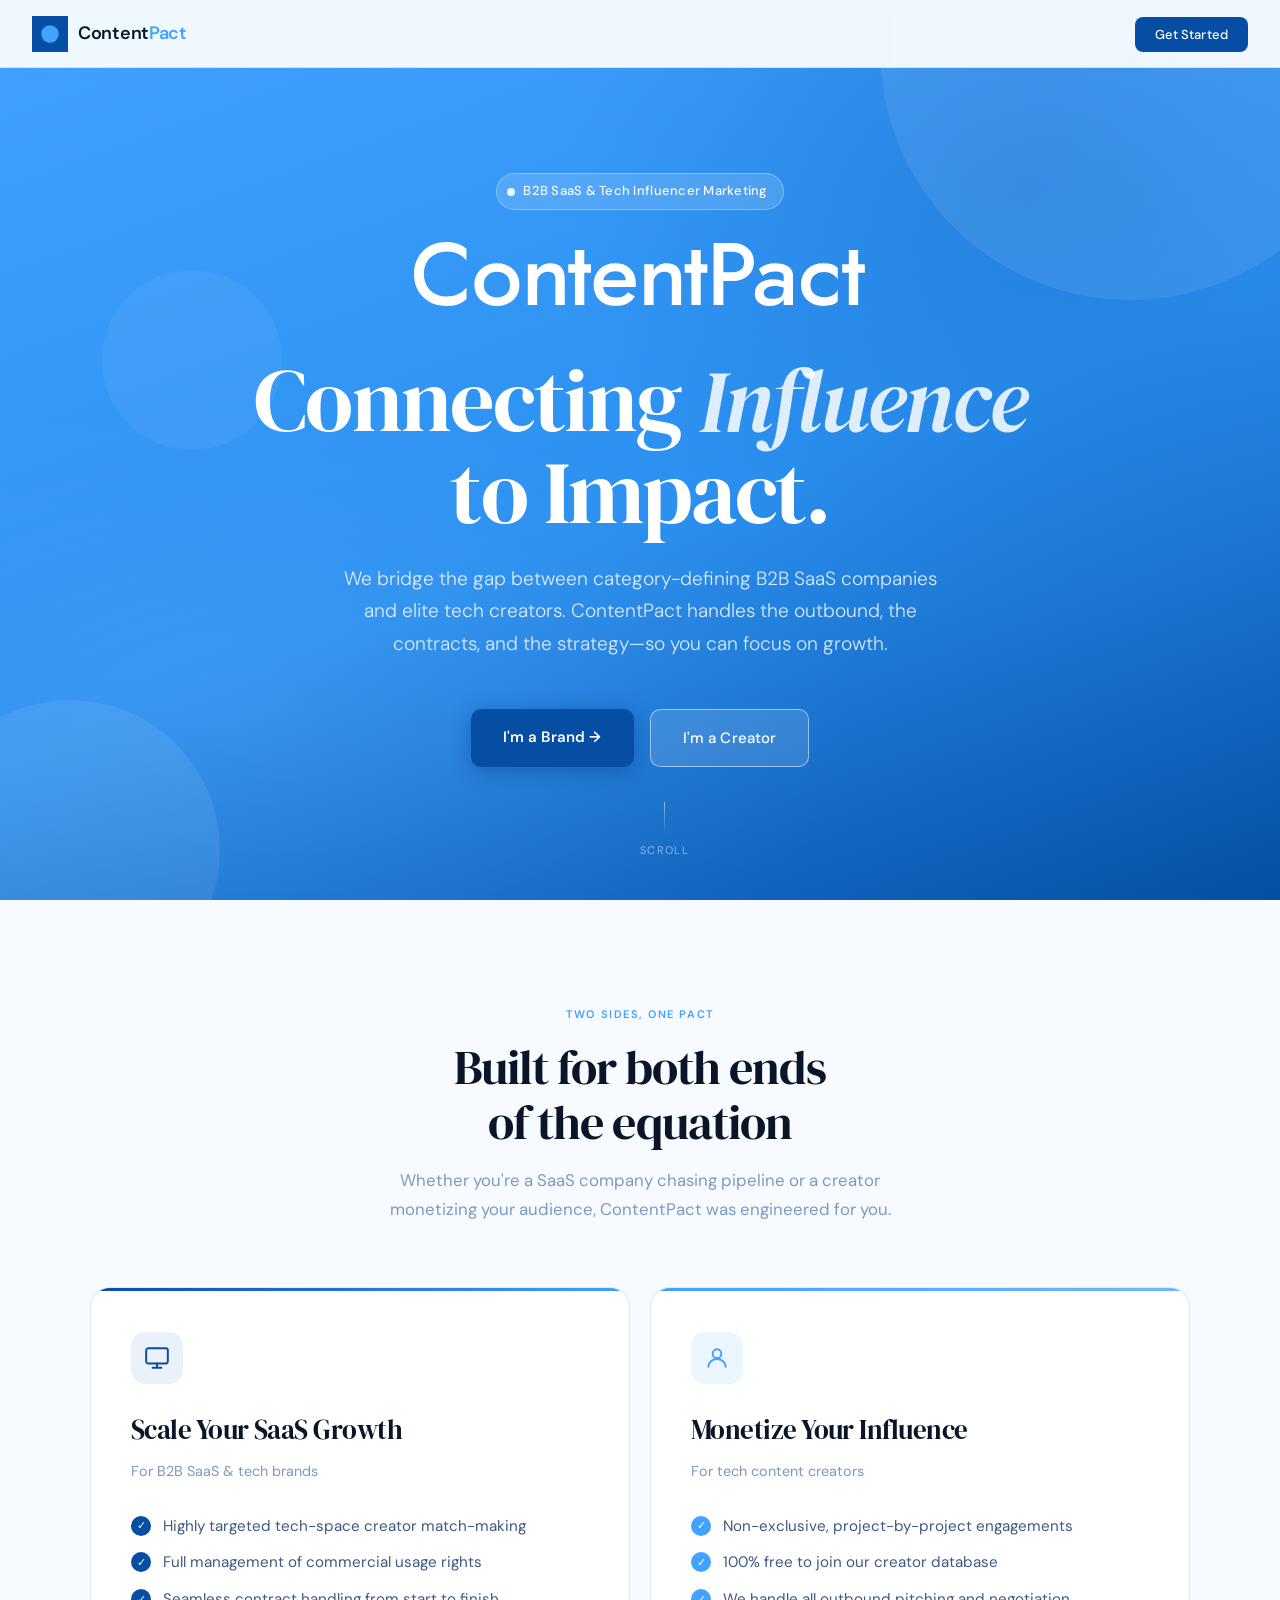
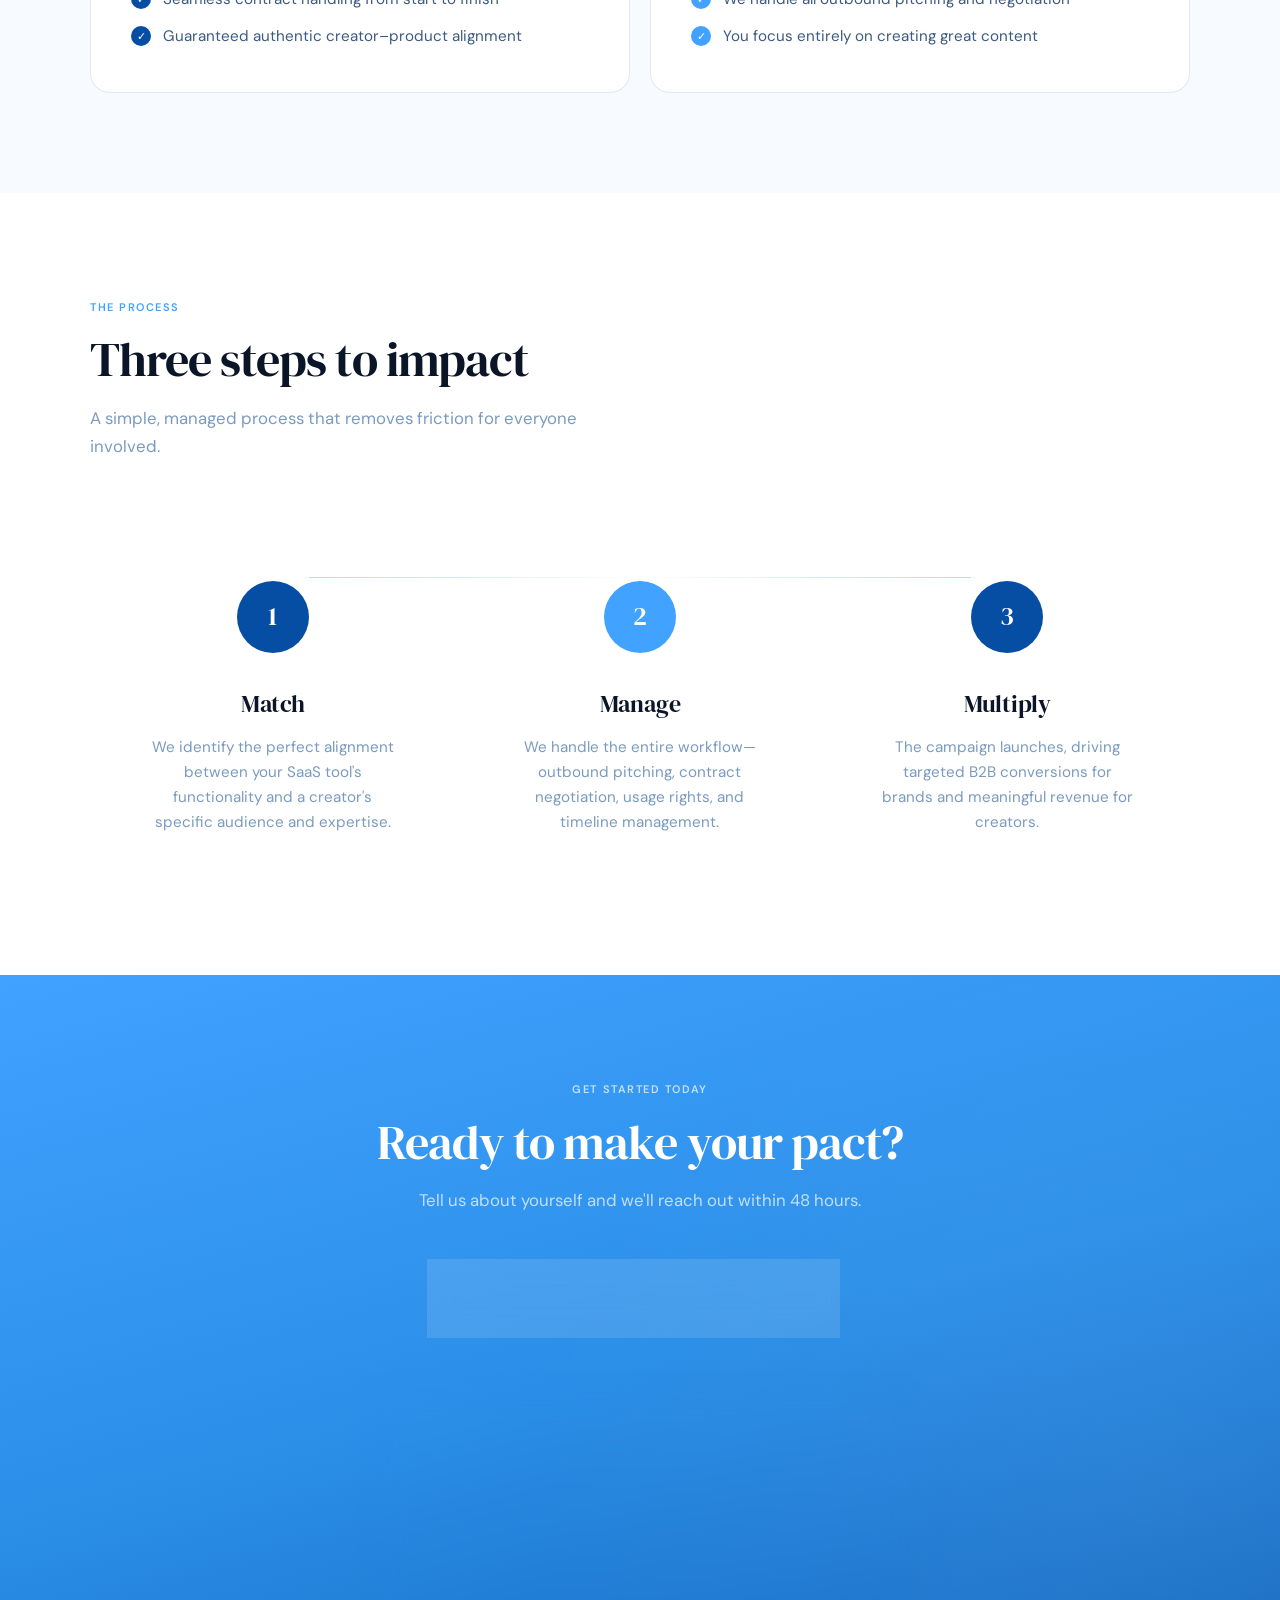
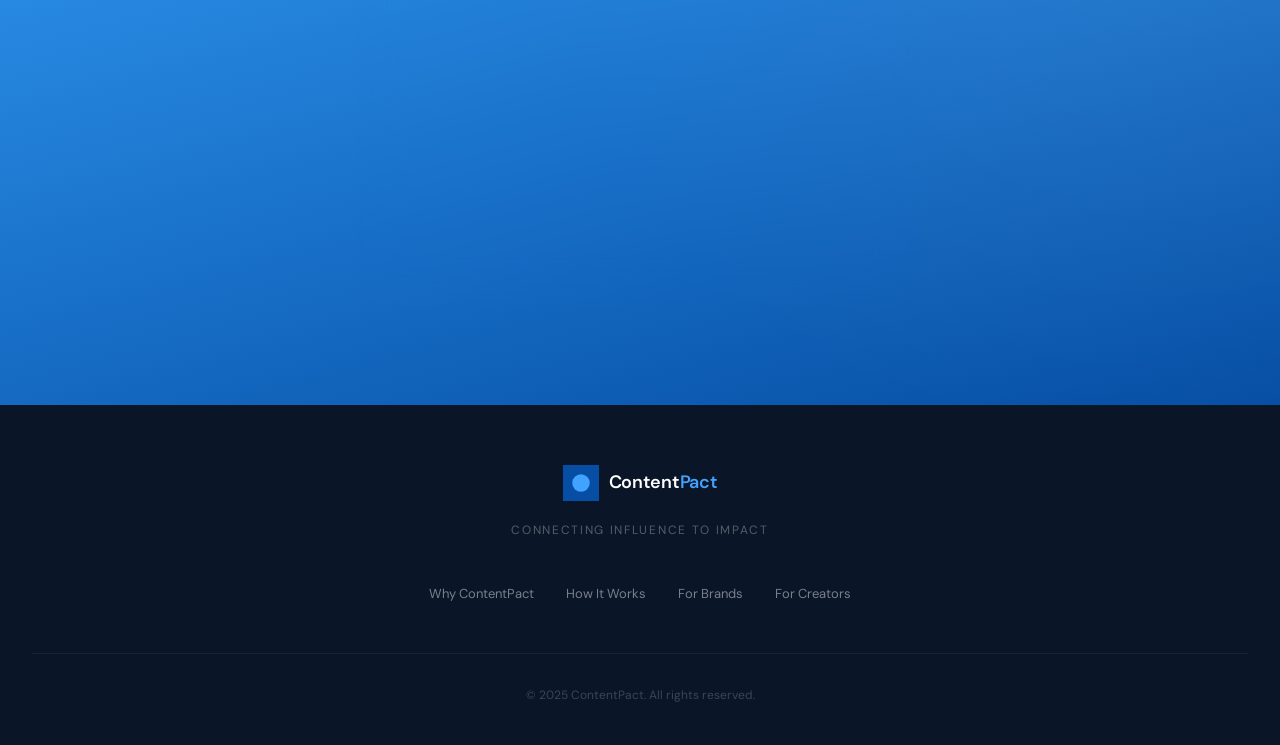
<file: docs/index.html>
<!DOCTYPE html>
<html lang="en">
<head>
<meta charset="UTF-8">
<meta name="viewport" content="width=device-width, initial-scale=1.0">
<title>ContentPact — Connecting Influence to Impact</title>
<link rel="preconnect" href="https://fonts.googleapis.com">
<link rel="preconnect" href="https://fonts.gstatic.com" crossorigin>
<link href="https://fonts.googleapis.com/css2?family=DM+Sans:ital,opsz,wght@0,9..40,300;0,9..40,400;0,9..40,500;0,9..40,600;1,9..40,300&family=DM+Serif+Display:ital@0;1&display=swap" rel="stylesheet">
<link rel="stylesheet" href="css/styles.css"
</head>
<body>

<!-- NAV -->
<nav id="navbar">
  <a href="#" class="nav-logo">
    <div class="nav-logo-icon">
      <svg viewBox="0 0 32 32" fill="none" xmlns="http://www.w3.org/2000/svg">
        <rect width="32" height="32" rx="0" fill="#054EA4"/>
        <circle cx="16" cy="16" r="14" fill="#41A2FF"/>
      </svg>
    </div>
    <span class="nav-logo-wordmark">Content<span>Pact</span></span>
  </a>
  <ul class="nav-links">
    <!-- <li><a href="#value">Why ContentPact</a></li>
    <li><a href="#how">How It Works</a></li> -->
    <li><a href="#brand-form" class="nav-cta">Get Started</a></li>
  </ul>
</nav>

<!-- HERO -->
<section class="hero">
  <div class="hero-orb hero-orb-1"></div>
  <div class="hero-orb hero-orb-2"></div>
  <div class="hero-orb hero-orb-3"></div>

  <div class="hero-badge">
    <div class="hero-badge-dot"></div>
    B2B SaaS &amp; Tech Influencer Marketing
  </div>

  <div class="hero-logo">
    <!-- Inline ContentPact wordmark in white -->
    <svg viewBox="0 0 423 60" xmlns="http://www.w3.org/2000/svg">
      <g fill="white" transform="matrix(5.952,0,0,5.952,-2.5,-15.833)">
        <path d="M1.99 7.70C1.99 6.63 2.33 5.77 3.01 5.12C3.69 4.48 4.53 4.16 5.53 4.16C6.88 4.16 7.93 4.63 8.68 5.57L8.68 3.74C7.86 3.02 6.81 2.66 5.53 2.66C4.03 2.66 2.80 3.13 1.85 4.06C0.90 4.99 0.42 6.21 0.42 7.70C0.42 9.19 0.90 10.41 1.85 11.34C2.80 12.27 4.03 12.74 5.53 12.74C6.81 12.74 7.86 12.38 8.68 11.66L8.68 9.83C7.93 10.77 6.88 11.24 5.53 11.24C4.53 11.24 3.69 10.92 3.01 10.28C2.33 9.63 1.99 8.77 1.99 7.70ZM9.94 9.38C9.94 10.40 10.28 11.21 10.96 11.82C11.63 12.43 12.47 12.74 13.48 12.74C14.49 12.74 15.33 12.43 16.01 11.82C16.69 11.21 17.02 10.40 17.02 9.38C17.02 8.36 16.69 7.55 16.01 6.94C15.33 6.33 14.49 6.02 13.48 6.02C12.47 6.02 11.63 6.33 10.96 6.94C10.28 7.55 9.94 8.36 9.94 9.38ZM11.42 9.38C11.42 8.75 11.62 8.26 12.00 7.90C12.38 7.53 12.88 7.35 13.48 7.35C14.09 7.35 14.58 7.53 14.97 7.90C15.35 8.26 15.54 8.75 15.54 9.38C15.54 10.01 15.35 10.50 14.97 10.86C14.58 11.23 14.09 11.41 13.48 11.41C12.88 11.41 12.38 11.23 12.00 10.86C11.62 10.50 11.42 10.01 11.42 9.38ZM19.82 7.15L19.82 6.16L18.35 6.16L18.35 12.60L19.82 12.60L19.82 8.96C19.82 8.51 19.99 8.13 20.32 7.82C20.65 7.51 21.03 7.35 21.46 7.35C21.87 7.35 22.18 7.45 22.39 7.64C22.59 7.83 22.69 8.18 22.69 8.68L22.69 12.60L24.16 12.60L24.16 8.54C24.16 7.63 23.97 6.98 23.57 6.59C23.17 6.21 22.61 6.02 21.88 6.02C21.00 6.02 20.31 6.40 19.82 7.15ZM25.77 3.92L25.77 6.16L24.72 6.16L24.72 7.49L25.77 7.49L25.77 12.60L27.24 12.60L27.24 7.49L28.29 7.49L28.29 6.16L27.24 6.16L27.24 3.92ZM33.80 8.69L30.24 8.69C30.31 8.26 30.52 7.92 30.88 7.66C31.24 7.41 31.65 7.28 32.12 7.28C33.11 7.28 33.67 7.75 33.80 8.69ZM30.21 9.73L35.34 9.73C35.35 9.61 35.36 9.45 35.36 9.25C35.36 8.25 35.07 7.45 34.48 6.88C33.89 6.31 33.11 6.02 32.12 6.02C31.11 6.02 30.29 6.33 29.66 6.96C29.03 7.59 28.71 8.40 28.71 9.38C28.71 10.38 29.01 11.19 29.62 11.81C30.22 12.43 31.05 12.74 32.12 12.74C33.53 12.74 34.56 12.24 35.21 11.24L34.10 10.56C33.75 11.13 33.09 11.41 32.12 11.41C31.60 11.41 31.17 11.27 30.83 10.98C30.48 10.69 30.28 10.27 30.21 9.73ZM38.16 7.15L38.16 6.16L36.69 6.16L36.69 12.60L38.16 12.60L38.16 8.96C38.16 8.51 38.33 8.13 38.66 7.82C38.99 7.51 39.37 7.35 39.80 7.35C40.21 7.35 40.52 7.45 40.73 7.64C40.93 7.83 41.03 8.18 41.03 8.68L41.03 12.60L42.50 12.60L42.50 8.54C42.50 7.63 42.31 6.98 41.91 6.59C41.51 6.21 40.95 6.02 40.22 6.02C39.34 6.02 38.65 6.40 38.16 7.15ZM44.11 3.92L44.11 6.16L43.06 6.16L43.06 7.49L44.11 7.49L44.11 12.60L45.58 12.60L45.58 7.49L46.63 7.49L46.63 6.16L45.58 6.16L45.58 3.92ZM47.61 2.80L47.61 12.60L49.15 12.60L49.15 8.82L50.62 8.82C51.59 8.82 52.38 8.54 53.01 7.99C53.64 7.43 53.96 6.71 53.96 5.81C53.96 4.91 53.64 4.19 53.01 3.63C52.38 3.08 51.59 2.80 50.62 2.80ZM49.15 4.20L50.62 4.20C51.18 4.20 51.62 4.34 51.94 4.61C52.26 4.89 52.42 5.29 52.42 5.81C52.42 6.33 52.26 6.73 51.94 7.01C51.62 7.28 51.18 7.42 50.62 7.42L49.15 7.42ZM55.30 8.01C55.94 7.54 56.61 7.31 57.29 7.31C58.19 7.31 58.65 7.56 58.65 8.05L58.65 8.90C58.18 8.65 57.62 8.53 56.98 8.53C56.16 8.53 55.47 8.72 54.92 9.11C54.37 9.51 54.10 10.06 54.10 10.78C54.10 11.43 54.32 11.92 54.78 12.25C55.24 12.58 55.79 12.74 56.45 12.74C56.94 12.74 57.38 12.65 57.77 12.46C58.16 12.27 58.45 12.01 58.65 11.68L58.65 12.60L60.12 12.60L60.12 7.98C60.12 7.32 59.86 6.82 59.35 6.50C58.83 6.18 58.15 6.02 57.29 6.02C56.37 6.02 55.53 6.30 54.75 6.87ZM55.51 10.64C55.51 10.36 55.66 10.12 55.97 9.90C56.28 9.70 56.68 9.59 57.18 9.59C57.71 9.59 58.20 9.67 58.65 9.84L58.65 10.08C58.65 10.65 58.50 11.05 58.20 11.27C57.91 11.49 57.47 11.61 56.87 11.61C55.96 11.61 55.51 11.28 55.51 10.64ZM62.86 9.38C62.86 8.77 63.05 8.29 63.44 7.93C63.83 7.57 64.37 7.39 65.06 7.39C65.50 7.39 65.92 7.51 66.32 7.73C66.73 7.96 67.01 8.24 67.16 8.55L67.16 6.71C66.71 6.25 65.96 6.02 64.92 6.02C63.84 6.02 62.99 6.33 62.34 6.96C61.70 7.58 61.38 8.39 61.38 9.38C61.38 10.37 61.70 11.18 62.34 11.80C62.99 12.43 63.84 12.74 64.92 12.74C65.98 12.74 66.73 12.51 67.16 12.05L67.16 10.21C67.00 10.54 66.73 10.82 66.36 11.04C65.99 11.26 65.55 11.37 65.06 11.37C64.37 11.37 63.83 11.19 63.44 10.83C63.05 10.47 62.86 9.99 62.86 9.38ZM68.91 3.92L68.91 6.16L67.86 6.16L67.86 7.49L68.91 7.49L68.91 12.60L70.38 12.60L70.38 7.49L71.43 7.49L71.43 6.16L70.38 6.16L70.38 3.92Z"/>
      </g>
    </svg>
  </div>

  <h1>Connecting <em>Influence</em><br>to Impact.</h1>
  <p class="hero-sub">We bridge the gap between category-defining B2B SaaS companies and elite tech creators. ContentPact handles the outbound, the contracts, and the strategy—so you can focus on growth.</p>

  <div class="hero-ctas">
    <a href="#brand-form" class="btn-primary" onclick="switchTab('brand')">I'm a Brand →</a>
    <a href="#brand-form" class="btn-outline" onclick="switchTab('creator')">I'm a Creator</a>
  </div>

  <div class="hero-scroll">
    <div class="scroll-arrow"></div>
    <span>Scroll</span>
  </div>
</section>

<!-- VALUE PROP -->
<section class="value-section" id="value">
  <div class="container">
    <div class="value-header">
      <span class="section-label reveal">Two sides, one pact</span>
      <h2 class="section-title reveal reveal-delay-1">Built for both ends<br>of the equation</h2>
      <p class="section-sub reveal reveal-delay-2">Whether you're a SaaS company chasing pipeline or a creator monetizing your audience, ContentPact was engineered for you.</p>
    </div>

    <div class="bento-grid">
      <div class="bento-card brand reveal">
        <div class="card-icon navy">
          <svg width="26" height="26" viewBox="0 0 24 24" fill="none" stroke="#054EA4" stroke-width="1.8" stroke-linecap="round" stroke-linejoin="round">
            <rect x="2" y="3" width="20" height="14" rx="2"/><path d="M8 21h8m-4-4v4"/>
          </svg>
        </div>
        <h3>Scale Your SaaS Growth</h3>
        <p class="card-subtitle">For B2B SaaS &amp; tech brands</p>
        <ul class="card-list">
          <li><span class="check navy">✓</span> Highly targeted tech-space creator match-making</li>
          <li><span class="check navy">✓</span> Full management of commercial usage rights</li>
          <li><span class="check navy">✓</span> Seamless contract handling from start to finish</li>
          <li><span class="check navy">✓</span> Guaranteed authentic creator–product alignment</li>
        </ul>
      </div>

      <div class="bento-card creator reveal reveal-delay-1">
        <div class="card-icon sky">
          <svg width="26" height="26" viewBox="0 0 24 24" fill="none" stroke="#41A2FF" stroke-width="1.8" stroke-linecap="round" stroke-linejoin="round">
            <circle cx="12" cy="8" r="4"/><path d="M4 20c0-4 3.6-7 8-7s8 3 8 7"/>
          </svg>
        </div>
        <h3>Monetize Your Influence</h3>
        <p class="card-subtitle">For tech content creators</p>
        <ul class="card-list">
          <li><span class="check sky">✓</span> Non-exclusive, project-by-project engagements</li>
          <li><span class="check sky">✓</span> 100% free to join our creator database</li>
          <li><span class="check sky">✓</span> We handle all outbound pitching and negotiation</li>
          <li><span class="check sky">✓</span> You focus entirely on creating great content</li>
        </ul>
      </div>
    </div>
  </div>
</section>

<!-- HOW IT WORKS -->
<section class="how-section" id="how">
  <div class="container">
    <div class="how-header">
      <span class="section-label reveal">The process</span>
      <h2 class="section-title reveal reveal-delay-1">Three steps to impact</h2>
      <p class="section-sub reveal reveal-delay-2">A simple, managed process that removes friction for everyone involved.</p>
    </div>

    <div class="steps-grid">
      <div class="step-item reveal">
        <div class="step-num s1">1</div>
        <h3>Match</h3>
        <p>We identify the perfect alignment between your SaaS tool's functionality and a creator's specific audience and expertise.</p>
      </div>
      <div class="step-item reveal reveal-delay-1">
        <div class="step-num s2">2</div>
        <h3>Manage</h3>
        <p>We handle the entire workflow—outbound pitching, contract negotiation, usage rights, and timeline management.</p>
      </div>
      <div class="step-item reveal reveal-delay-2">
        <div class="step-num s3">3</div>
        <h3>Multiply</h3>
        <p>The campaign launches, driving targeted B2B conversions for brands and meaningful revenue for creators.</p>
      </div>
    </div>
  </div>
</section>

<!-- FORMS -->
<section class="forms-section" id="brand-form">
  <div class="container">
    <div class="forms-header">
      <span class="section-label reveal">Get started today</span>
      <h2 class="section-title reveal reveal-delay-1">Ready to make your pact?</h2>
      <p class="section-sub reveal reveal-delay-2">Tell us about yourself and we'll reach out within 48 hours.</p>
    </div>

    <div class="tab-switcher reveal">
      <button class="tab-btn active" id="tab-brand" onclick="switchTab('brand')">I'm a Brand</button>
      <button class="tab-btn" id="tab-creator" onclick="switchTab('creator')">I'm a Creator</button>
    </div>

    <div class="form-card reveal">

      <!-- Brand Form -->
      <div class="form-panel active" id="panel-brand">
        <h3>Let's grow your SaaS</h3>
        <p class="form-desc">Tell us about your product and campaign goals.</p>
        <div class="form-grid">
          <div class="form-group">
            <label>Full Name</label>
            <input type="text" placeholder="Alex Johnson">
          </div>
          <div class="form-group">
            <label>Company Email</label>
            <input type="email" placeholder="alex@yourcompany.com">
          </div>
          <div class="form-group full">
            <label>SaaS Product URL</label>
            <input type="url" placeholder="https://yourproduct.com">
          </div>
          <div class="form-group full">
            <label>Monthly Campaign Budget</label>
            <select>
              <option value="" disabled selected>Select a range</option>
              <option>Under $2,500</option>
              <option>$2,500 – $5,000</option>
              <option>$5,000 – $15,000</option>
              <option>$15,000 – $50,000</option>
              <option>$50,000+</option>
            </select>
          </div>
        </div>
        <button class="form-submit" onclick="handleSubmit('brand')">Submit Brand Inquiry →</button>
      </div>

      <!-- Creator Form -->
      <div class="form-panel" id="panel-creator">
        <h3>Join our creator network</h3>
        <p class="form-desc">Free to join. We'll match you with relevant brand deals.</p>
        <div class="form-grid">
          <div class="form-group">
            <label>Full Name</label>
            <input type="text" placeholder="Jamie Smith">
          </div>
          <div class="form-group">
            <label>Email Address</label>
            <input type="email" placeholder="jamie@email.com">
          </div>
          <div class="form-group full">
            <label>Primary Channel / Handle</label>
            <input type="text" placeholder="@yourhandle or youtube.com/yourchannel">
          </div>
          <div class="form-group full">
            <label>Media Kit Link (optional)</label>
            <input type="url" placeholder="Link to your media kit or portfolio">
          </div>
        </div>
        <button class="form-submit" onclick="handleSubmit('creator')">Join Creator Network →</button>
      </div>

    </div>
  </div>
</section>

<!-- FOOTER -->
<footer>
  <div class="footer-logo">
    <div class="footer-logo-icon">
      <svg viewBox="0 0 32 32" fill="none" xmlns="http://www.w3.org/2000/svg">
        <rect width="32" height="32" rx="0" fill="#054EA4"/>
        <circle cx="16" cy="16" r="14" fill="#41A2FF"/>
      </svg>
    </div>
    <span class="footer-wordmark">Content<span>Pact</span></span>
  </div>
  <p class="footer-tagline">Connecting Influence to Impact</p>
  <ul class="footer-links">
    <li><a href="#value">Why ContentPact</a></li>
    <li><a href="#how">How It Works</a></li>
    <li><a href="#brand-form" onclick="switchTab('brand')">For Brands</a></li>
    <li><a href="#brand-form" onclick="switchTab('creator')">For Creators</a></li>
  </ul>
  <p class="footer-copy">&copy; 2025 ContentPact. All rights reserved.</p>
</footer>

<script>
  // Nav scroll effect
  const navbar = document.getElementById('navbar');
  window.addEventListener('scroll', () => {
    navbar.classList.toggle('scrolled', window.scrollY > 20);
  });

  // Scroll reveal
  const reveals = document.querySelectorAll('.reveal');
  const observer = new IntersectionObserver((entries) => {
    entries.forEach(e => {
      if (e.isIntersecting) {
        e.target.classList.add('visible');
        observer.unobserve(e.target);
      }
    });
  }, { threshold: 0.12 });
  reveals.forEach(el => observer.observe(el));

  // Tab switcher
  function switchTab(type) {
    const brandTab = document.getElementById('tab-brand');
    const creatorTab = document.getElementById('tab-creator');
    const brandPanel = document.getElementById('panel-brand');
    const creatorPanel = document.getElementById('panel-creator');

    if (type === 'brand') {
      brandTab.classList.add('active');
      creatorTab.classList.remove('active');
      brandPanel.classList.add('active');
      creatorPanel.classList.remove('active');
    } else {
      creatorTab.classList.add('active');
      brandTab.classList.remove('active');
      creatorPanel.classList.add('active');
      brandPanel.classList.remove('active');
    }
  }

  // Email validation regex
  function isValidEmail(email) {
    const emailRegex = /^[^\s@]+@[^\s@]+\.[^\s@]+$/;
    return emailRegex.test(email);
  }

  // Form submit feedback
  function handleSubmit(type) {
    const panel = document.getElementById('panel-' + type);
    const btn = panel.querySelector('.form-submit');
    const inputs = panel.querySelectorAll('input, select, textarea');
    
    // Validate email fields
    let isValid = true;
    inputs.forEach(input => {
      if (input.type === 'email' && input.value.trim() !== '') {
        if (!isValidEmail(input.value.trim())) {
          isValid = false;
          input.style.borderColor = '#FF6B6B';
          input.style.boxShadow = '0 0 0 2px rgba(255, 107, 107, 0.2)';
        }
      }
    });
    
    if (!isValid) {
      alert('Please enter a valid email address.');
      return;
    }
    
    // Clear error styles
    inputs.forEach(input => {
      input.style.borderColor = '';
      input.style.boxShadow = '';
    });
    
    btn.textContent = '✓ Received — We\'ll be in touch!';
    btn.style.background = '#0F6E56';
    btn.style.cursor = 'default';
    btn.disabled = true;
    
    // Clear form inputs
    inputs.forEach(input => {
      input.value = '';
      if (input.tagName === 'SELECT') {
        input.selectedIndex = 0;
      }
    });
    
    setTimeout(() => {
      btn.textContent = type === 'brand' ? 'Submit Brand Inquiry →' : 'Join Creator Network →';
      btn.style.background = '';
      btn.style.cursor = 'pointer';
      btn.disabled = false;
    }, 4000);
  }
</script>
</body>
</html>
</file>
<file: css/styles.css>
*, *::before, *::after { box-sizing: border-box; margin: 0; padding: 0; }

  :root {
    --sky: #41A2FF;
    --sky-light: #6DB8FF;
    --sky-pale: #EAF4FF;
    --navy: #054EA4;
    --navy-deep: #033578;
    --navy-light: #0D6EFD;
    --white: #FFFFFF;
    --off-white: #F7FAFF;
    --dark: #0A1628;
    --mid: #3D5A80;
    --muted: #7A9BBF;
    --border: rgba(5,78,164,0.12);
    --border-sky: rgba(65,162,255,0.3);
  }

  html { scroll-behavior: smooth; }

  body {
    font-family: 'DM Sans', sans-serif;
    background: var(--white);
    color: var(--dark);
    line-height: 1.6;
    overflow-x: hidden;
  }

  /* ── NAV ── */
  nav {
    position: fixed;
    top: 0; left: 0; right: 0;
    z-index: 100;
    padding: 0 2rem;
    height: 68px;
    display: flex;
    align-items: center;
    justify-content: space-between;
    background: rgba(255,255,255,0.92);
    backdrop-filter: blur(12px);
    -webkit-backdrop-filter: blur(12px);
    border-bottom: 1px solid var(--border);
    transition: box-shadow 0.3s;
  }
  nav.scrolled { box-shadow: 0 2px 24px rgba(5,78,164,0.08); }

  .nav-logo {
    display: flex;
    align-items: center;
    gap: 10px;
    text-decoration: none;
  }
  .nav-logo-icon {
    width: 36px;
    height: 36px;
    background: var(--navy);
    border-radius: 0;
    display: flex;
    align-items: center;
    justify-content: center;
    flex-shrink: 0;
  }
  .nav-logo-icon svg { width: 20px; height: 20px; }
  .nav-logo-wordmark {
    font-size: 18px;
    font-weight: 600;
    color: var(--dark);
    letter-spacing: -0.3px;
  }
  .nav-logo-wordmark span { color: var(--sky); }

  .nav-links {
    display: flex;
    align-items: center;
    gap: 2rem;
    list-style: none;
  }
  .nav-links a {
    font-size: 14px;
    font-weight: 400;
    color: var(--mid);
    text-decoration: none;
    transition: color 0.2s;
    letter-spacing: 0.01em;
  }
  .nav-links a:hover { color: var(--navy); }

  .nav-cta {
    background: var(--navy);
    color: var(--white) !important;
    padding: 9px 20px;
    border-radius: 8px;
    font-weight: 500 !important;
    font-size: 13px !important;
    transition: background 0.2s, transform 0.15s !important;
  }
  .nav-cta:hover { background: var(--navy-deep) !important; transform: translateY(-1px); }

  /* ── HERO ── */
  .hero {
    min-height: 100vh;
    background: linear-gradient(160deg, var(--sky) 0%, #2B90F0 55%, var(--navy) 100%);
    display: flex;
    flex-direction: column;
    align-items: center;
    justify-content: center;
    text-align: center;
    padding: 120px 2rem 80px;
    position: relative;
    overflow: hidden;
  }

  .hero::before {
    content: '';
    position: absolute;
    inset: 0;
    background:
      radial-gradient(ellipse 80% 60% at 20% 80%, rgba(255,255,255,0.07) 0%, transparent 60%),
      radial-gradient(ellipse 60% 80% at 80% 20%, rgba(5,78,164,0.25) 0%, transparent 60%);
    pointer-events: none;
  }

  /* Floating geometric accents */
  .hero-orb {
    position: absolute;
    border-radius: 50%;
    opacity: 0.08;
    background: var(--white);
    pointer-events: none;
  }
  .hero-orb-1 { width: 500px; height: 500px; top: -200px; right: -100px; }
  .hero-orb-2 { width: 300px; height: 300px; bottom: -100px; left: -80px; }
  .hero-orb-3 { width: 180px; height: 180px; top: 30%; left: 8%; opacity: 0.05; }

  .hero-badge {
    display: inline-flex;
    align-items: center;
    gap: 8px;
    background: rgba(255,255,255,0.15);
    border: 1px solid rgba(255,255,255,0.3);
    border-radius: 100px;
    padding: 7px 16px 7px 10px;
    font-size: 13px;
    font-weight: 500;
    color: rgba(255,255,255,0.95);
    letter-spacing: 0.02em;
    margin-bottom: 2rem;
    backdrop-filter: blur(8px);
    animation: fadeSlideDown 0.7s ease both;
  }
  .hero-badge-dot {
    width: 8px; height: 8px;
    background: rgba(255,255,255,0.9);
    border-radius: 50%;
    animation: pulse 2s ease-in-out infinite;
  }

  .hero-logo {
    margin-bottom: 2.5rem;
    animation: fadeSlideDown 0.75s 0.05s ease both;
  }
  .hero-logo svg { height: 64px; width: auto; }

  .hero h1 {
    font-family: 'DM Serif Display', serif;
    font-size: clamp(3rem, 7vw, 5.5rem);
    font-weight: 400;
    color: var(--white);
    line-height: 1.05;
    letter-spacing: -0.02em;
    margin-bottom: 1.5rem;
    max-width: 860px;
    animation: fadeSlideDown 0.8s 0.1s ease both;
  }
  .hero h1 em {
    font-style: italic;
    color: rgba(255,255,255,0.85);
  }

  .hero-sub {
    font-size: clamp(1rem, 2vw, 1.2rem);
    color: rgba(255,255,255,0.82);
    max-width: 600px;
    line-height: 1.7;
    margin-bottom: 3rem;
    font-weight: 300;
    animation: fadeSlideDown 0.85s 0.15s ease both;
  }

  .hero-ctas {
    display: flex;
    gap: 1rem;
    flex-wrap: wrap;
    justify-content: center;
    animation: fadeSlideDown 0.9s 0.2s ease both;
  }

  .btn-primary {
    background: var(--navy);
    color: var(--white);
    padding: 16px 32px;
    border-radius: 10px;
    font-family: 'DM Sans', sans-serif;
    font-size: 15px;
    font-weight: 600;
    text-decoration: none;
    border: none;
    cursor: pointer;
    transition: background 0.2s, transform 0.15s, box-shadow 0.2s;
    letter-spacing: 0.01em;
    box-shadow: 0 4px 20px rgba(3,53,120,0.4);
  }
  .btn-primary:hover { background: var(--navy-deep); transform: translateY(-2px); box-shadow: 0 8px 28px rgba(3,53,120,0.5); }

  .btn-outline {
    background: rgba(255,255,255,0.12);
    color: var(--white);
    padding: 16px 32px;
    border-radius: 10px;
    font-family: 'DM Sans', sans-serif;
    font-size: 15px;
    font-weight: 500;
    text-decoration: none;
    border: 1.5px solid rgba(255,255,255,0.5);
    cursor: pointer;
    transition: background 0.2s, transform 0.15s;
    backdrop-filter: blur(8px);
    letter-spacing: 0.01em;
  }
  .btn-outline:hover { background: rgba(255,255,255,0.22); transform: translateY(-2px); }

  .hero-scroll {
    position: absolute;
    bottom: 2.5rem;
    left: 50%;
    transform: translateX(-50%);
    display: flex;
    flex-direction: column;
    align-items: center;
    gap: 8px;
    color: rgba(255,255,255,0.5);
    font-size: 11px;
    letter-spacing: 0.12em;
    text-transform: uppercase;
    animation: fadeSlideDown 1s 0.5s ease both;
  }
  .scroll-arrow {
    width: 1px;
    height: 32px;
    background: linear-gradient(to bottom, rgba(255,255,255,0.5), transparent);
    animation: scrollBounce 2s ease-in-out infinite;
  }

  /* ── SECTION COMMONS ── */
  section { padding: 100px 2rem; }
  .container { max-width: 1100px; margin: 0 auto; }

  .section-label {
    display: inline-block;
    font-size: 11px;
    font-weight: 600;
    letter-spacing: 0.14em;
    text-transform: uppercase;
    color: var(--sky);
    margin-bottom: 1rem;
  }
  .section-title {
    font-family: 'DM Serif Display', serif;
    font-size: clamp(2rem, 4vw, 3rem);
    font-weight: 400;
    color: var(--dark);
    line-height: 1.15;
    letter-spacing: -0.02em;
    margin-bottom: 1rem;
  }
  .section-sub {
    font-size: 1.05rem;
    color: var(--muted);
    max-width: 520px;
    line-height: 1.7;
  }

  /* ── VALUE PROP ── */
  .value-section {
    background: var(--off-white);
  }
  .value-header {
    text-align: center;
    margin-bottom: 4rem;
  }
  .value-header .section-sub { margin: 0 auto; }

  .bento-grid {
    display: grid;
    grid-template-columns: 1fr 1fr;
    gap: 20px;
  }

  .bento-card {
    background: var(--white);
    border-radius: 20px;
    padding: 44px 40px;
    border: 1px solid var(--border);
    position: relative;
    overflow: hidden;
    transition: transform 0.25s, box-shadow 0.25s;
  }
  .bento-card:hover {
    transform: translateY(-4px);
    box-shadow: 0 16px 48px rgba(5,78,164,0.1);
  }

  .bento-card::before {
    content: '';
    position: absolute;
    top: 0; left: 0; right: 0;
    height: 3px;
  }
  .bento-card.brand::before { background: linear-gradient(90deg, var(--navy), var(--sky)); }
  .bento-card.creator::before { background: linear-gradient(90deg, var(--sky), var(--sky-light)); }

  .card-icon {
    width: 52px; height: 52px;
    border-radius: 14px;
    display: flex; align-items: center; justify-content: center;
    margin-bottom: 1.5rem;
    font-size: 24px;
  }
  .card-icon.navy { background: rgba(5,78,164,0.08); }
  .card-icon.sky { background: rgba(65,162,255,0.1); }

  .bento-card h3 {
    font-family: 'DM Serif Display', serif;
    font-size: 1.7rem;
    font-weight: 400;
    color: var(--dark);
    margin-bottom: 0.5rem;
    letter-spacing: -0.02em;
  }
  .bento-card .card-subtitle {
    font-size: 0.9rem;
    color: var(--muted);
    margin-bottom: 2rem;
    font-weight: 400;
  }

  .card-list {
    list-style: none;
    display: flex;
    flex-direction: column;
    gap: 14px;
  }
  .card-list li {
    display: flex;
    align-items: flex-start;
    gap: 12px;
    font-size: 0.95rem;
    color: var(--mid);
    line-height: 1.5;
  }
  .check {
    width: 20px; height: 20px;
    border-radius: 50%;
    display: flex; align-items: center; justify-content: center;
    flex-shrink: 0;
    margin-top: 1px;
    font-size: 11px;
  }
  .check.navy { background: var(--navy); color: var(--white); }
  .check.sky { background: var(--sky); color: var(--white); }

  /* ── HOW IT WORKS ── */
  .how-section { background: var(--white); }
  .how-header { margin-bottom: 5rem; }

  .steps-grid {
    display: grid;
    grid-template-columns: repeat(3, 1fr);
    gap: 2px;
    position: relative;
  }

  .steps-grid::before {
    content: '';
    position: absolute;
    top: 36px;
    left: calc(16.67% + 36px);
    right: calc(16.67% + 36px);
    height: 1px;
    background: linear-gradient(90deg, var(--sky) 0%, transparent 50%, var(--sky) 100%);
    opacity: 0.4;
  }

  .step-item {
    padding: 40px 32px;
    text-align: center;
    position: relative;
  }

  .step-num {
    width: 72px; height: 72px;
    border-radius: 50%;
    display: flex; align-items: center; justify-content: center;
    margin: 0 auto 2rem;
    font-size: 1.6rem;
    font-family: 'DM Serif Display', serif;
    font-weight: 400;
    position: relative;
    z-index: 1;
    transition: transform 0.25s;
  }
  .step-item:hover .step-num { transform: scale(1.08); }

  .step-num.s1 { background: var(--navy); color: var(--white); }
  .step-num.s2 { background: var(--sky); color: var(--white); }
  .step-num.s3 { background: var(--navy); color: var(--white); }

  .step-item h3 {
    font-family: 'DM Serif Display', serif;
    font-size: 1.5rem;
    font-weight: 400;
    color: var(--dark);
    margin-bottom: 0.75rem;
    letter-spacing: -0.01em;
  }
  .step-item p {
    font-size: 0.95rem;
    color: var(--muted);
    line-height: 1.65;
    max-width: 260px;
    margin: 0 auto;
  }

  /* ── FORMS ── */
  .forms-section {
    background: linear-gradient(165deg, var(--sky) 0%, #2B8FE8 40%, var(--navy) 100%);
    position: relative;
    overflow: hidden;
  }
  .forms-section::before {
    content: '';
    position: absolute;
    inset: 0;
    background: radial-gradient(ellipse 70% 80% at 90% 50%, rgba(255,255,255,0.05) 0%, transparent 70%);
    pointer-events: none;
  }

  .forms-header {
    text-align: center;
    margin-bottom: 3.5rem;
  }
  .forms-header .section-label { color: rgba(255,255,255,0.7); }
  .forms-header .section-title { color: var(--white); }
  .forms-header .section-sub { color: rgba(255,255,255,0.7); margin: 0 auto; }

  .tab-switcher {
    display: flex;
    background: rgba(255,255,255,0.12);
    border-radius: 12px;
    padding: 4px;
    margin: 0 auto 3rem;
    max-width: 400px;
    border: 1px solid rgba(255,255,255,0.2);
    backdrop-filter: blur(8px);
  }

  .tab-btn {
    flex: 1;
    padding: 12px 20px;
    border: none;
    border-radius: 9px;
    font-family: 'DM Sans', sans-serif;
    font-size: 14px;
    font-weight: 500;
    cursor: pointer;
    transition: all 0.25s;
    background: transparent;
    color: rgba(255,255,255,0.7);
    letter-spacing: 0.01em;
  }
  .tab-btn.active {
    background: var(--white);
    color: var(--navy);
    box-shadow: 0 2px 12px rgba(0,0,0,0.15);
  }
  .tab-btn:not(.active):hover { color: var(--white); background: rgba(255,255,255,0.1); }

  .form-card {
    background: rgba(255,255,255,0.95);
    backdrop-filter: blur(20px);
    border-radius: 24px;
    padding: 52px 48px;
    max-width: 560px;
    margin: 0 auto;
    border: 1px solid rgba(255,255,255,0.6);
    box-shadow: 0 24px 80px rgba(3,53,120,0.2);
  }

  .form-card h3 {
    font-family: 'DM Serif Display', serif;
    font-size: 1.75rem;
    font-weight: 400;
    color: var(--dark);
    margin-bottom: 0.4rem;
    letter-spacing: -0.02em;
  }
  .form-card .form-desc {
    font-size: 0.9rem;
    color: var(--muted);
    margin-bottom: 2rem;
  }

  .form-panel { display: none; }
  .form-panel.active { display: block; }

  .form-grid {
    display: grid;
    grid-template-columns: 1fr 1fr;
    gap: 16px;
  }
  .form-grid .full { grid-column: 1 / -1; }

  .form-group {
    display: flex;
    flex-direction: column;
    gap: 6px;
  }
  .form-group label {
    font-size: 12px;
    font-weight: 600;
    letter-spacing: 0.06em;
    text-transform: uppercase;
    color: var(--mid);
  }
  .form-group input,
  .form-group select,
  .form-group textarea {
    width: 100%;
    padding: 13px 16px;
    border: 1.5px solid var(--border);
    border-radius: 10px;
    font-family: 'DM Sans', sans-serif;
    font-size: 14px;
    color: var(--dark);
    background: var(--off-white);
    outline: none;
    transition: border-color 0.2s, box-shadow 0.2s;
    appearance: none;
  }
  .form-group input:focus,
  .form-group select:focus,
  .form-group textarea:focus {
    border-color: var(--sky);
    box-shadow: 0 0 0 3px rgba(65,162,255,0.15);
    background: var(--white);
  }
  .form-group textarea { resize: vertical; min-height: 80px; }

  .form-submit {
    width: 100%;
    margin-top: 24px;
    padding: 16px;
    background: var(--navy);
    color: var(--white);
    border: none;
    border-radius: 10px;
    font-family: 'DM Sans', sans-serif;
    font-size: 15px;
    font-weight: 600;
    cursor: pointer;
    letter-spacing: 0.01em;
    transition: background 0.2s, transform 0.15s, box-shadow 0.2s;
    box-shadow: 0 4px 16px rgba(5,78,164,0.3);
  }
  .form-submit:hover {
    background: var(--navy-deep);
    transform: translateY(-2px);
    box-shadow: 0 8px 24px rgba(5,78,164,0.4);
  }

  /* ── FOOTER ── */
  footer {
    background: var(--dark);
    padding: 60px 2rem 40px;
    text-align: center;
  }
  .footer-logo {
    display: flex;
    align-items: center;
    justify-content: center;
    gap: 10px;
    margin-bottom: 1.25rem;
  }
  .footer-logo-icon {
    width: 36px; height: 36px;
    background: var(--navy);
    border-radius: 0;
    display: flex;
    align-items: center;
    justify-content: center;
    flex-shrink: 0;
    display: flex; align-items: center; justify-content: center;
  }
  .footer-logo-icon svg { width: 20px; height: 20px; }
  .footer-wordmark {
    font-size: 18px;
    font-weight: 600;
    color: var(--white);
    letter-spacing: -0.3px;
  }
  .footer-wordmark span { color: var(--sky); }

  .footer-tagline {
    font-size: 12px;
    letter-spacing: 0.14em;
    text-transform: uppercase;
    color: rgba(255,255,255,0.3);
    margin-bottom: 2.5rem;
  }

  .footer-links {
    display: flex;
    gap: 2rem;
    justify-content: center;
    flex-wrap: wrap;
    margin-bottom: 3rem;
    list-style: none;
  }
  .footer-links a {
    font-size: 13px;
    color: rgba(255,255,255,0.45);
    text-decoration: none;
    transition: color 0.2s;
  }
  .footer-links a:hover { color: var(--sky); }

  .footer-copy {
    font-size: 12px;
    color: rgba(255,255,255,0.2);
    border-top: 1px solid rgba(255,255,255,0.06);
    padding-top: 2rem;
  }

  /* ── ANIMATIONS ── */
  @keyframes fadeSlideDown {
    from { opacity: 0; transform: translateY(-20px); }
    to { opacity: 1; transform: translateY(0); }
  }
  @keyframes pulse {
    0%, 100% { opacity: 1; transform: scale(1); }
    50% { opacity: 0.6; transform: scale(0.8); }
  }
  @keyframes scrollBounce {
    0%, 100% { transform: translateY(0); opacity: 0.6; }
    50% { transform: translateY(6px); opacity: 0.3; }
  }

  /* Reveal on scroll */
  .reveal {
    opacity: 0;
    transform: translateY(28px);
    transition: opacity 0.65s ease, transform 0.65s ease;
  }
  .reveal.visible {
    opacity: 1;
    transform: translateY(0);
  }
  .reveal-delay-1 { transition-delay: 0.1s; }
  .reveal-delay-2 { transition-delay: 0.2s; }
  .reveal-delay-3 { transition-delay: 0.3s; }

  /* ── RESPONSIVE ── */
  @media (max-width: 900px) {
    nav { padding: 0 1.25rem; }
    .nav-links { display: none; }
    .bento-grid { grid-template-columns: 1fr; }
    .steps-grid { grid-template-columns: 1fr; }
    .steps-grid::before { display: none; }
    .form-card { padding: 36px 24px; }
    .form-grid { grid-template-columns: 1fr; }
    .form-grid .full { grid-column: 1; }
    section { padding: 72px 1.25rem; }
  }
  @media (max-width: 600px) {
    .hero { padding: 100px 1.25rem 70px; }
    .hero-ctas { flex-direction: column; align-items: center; }
    .btn-primary, .btn-outline { width: 100%; max-width: 320px; text-align: center; }
    .form-card { border-radius: 16px; }
  }
</file>
<file: docs/css/styles.css>
*, *::before, *::after { box-sizing: border-box; margin: 0; padding: 0; }

  :root {
    --sky: #41A2FF;
    --sky-light: #6DB8FF;
    --sky-pale: #EAF4FF;
    --navy: #054EA4;
    --navy-deep: #033578;
    --navy-light: #0D6EFD;
    --white: #FFFFFF;
    --off-white: #F7FAFF;
    --dark: #0A1628;
    --mid: #3D5A80;
    --muted: #7A9BBF;
    --border: rgba(5,78,164,0.12);
    --border-sky: rgba(65,162,255,0.3);
  }

  html { scroll-behavior: smooth; }

  body {
    font-family: 'DM Sans', sans-serif;
    background: var(--white);
    color: var(--dark);
    line-height: 1.6;
    overflow-x: hidden;
  }

  /* ── NAV ── */
  nav {
    position: fixed;
    top: 0; left: 0; right: 0;
    z-index: 100;
    padding: 0 2rem;
    height: 68px;
    display: flex;
    align-items: center;
    justify-content: space-between;
    background: rgba(255,255,255,0.92);
    backdrop-filter: blur(12px);
    -webkit-backdrop-filter: blur(12px);
    border-bottom: 1px solid var(--border);
    transition: box-shadow 0.3s;
  }
  nav.scrolled { box-shadow: 0 2px 24px rgba(5,78,164,0.08); }

  .nav-logo {
    display: flex;
    align-items: center;
    gap: 10px;
    text-decoration: none;
  }
  .nav-logo-icon {
    width: 36px;
    height: 36px;
    background: var(--navy);
    border-radius: 0;
    display: flex;
    align-items: center;
    justify-content: center;
    flex-shrink: 0;
  }
  .nav-logo-icon svg { width: 20px; height: 20px; }
  .nav-logo-wordmark {
    font-size: 18px;
    font-weight: 600;
    color: var(--dark);
    letter-spacing: -0.3px;
  }
  .nav-logo-wordmark span { color: var(--sky); }

  .nav-links {
    display: flex;
    align-items: center;
    gap: 2rem;
    list-style: none;
  }
  .nav-links a {
    font-size: 14px;
    font-weight: 400;
    color: var(--mid);
    text-decoration: none;
    transition: color 0.2s;
    letter-spacing: 0.01em;
  }
  .nav-links a:hover { color: var(--navy); }

  .nav-cta {
    background: var(--navy);
    color: var(--white) !important;
    padding: 9px 20px;
    border-radius: 8px;
    font-weight: 500 !important;
    font-size: 13px !important;
    transition: background 0.2s, transform 0.15s !important;
  }
  .nav-cta:hover { background: var(--navy-deep) !important; transform: translateY(-1px); }

  /* ── HERO ── */
  .hero {
    min-height: 100vh;
    background: linear-gradient(160deg, var(--sky) 0%, #2B90F0 55%, var(--navy) 100%);
    display: flex;
    flex-direction: column;
    align-items: center;
    justify-content: center;
    text-align: center;
    padding: 120px 2rem 80px;
    position: relative;
    overflow: hidden;
  }

  .hero::before {
    content: '';
    position: absolute;
    inset: 0;
    background:
      radial-gradient(ellipse 80% 60% at 20% 80%, rgba(255,255,255,0.07) 0%, transparent 60%),
      radial-gradient(ellipse 60% 80% at 80% 20%, rgba(5,78,164,0.25) 0%, transparent 60%);
    pointer-events: none;
  }

  /* Floating geometric accents */
  .hero-orb {
    position: absolute;
    border-radius: 50%;
    opacity: 0.08;
    background: var(--white);
    pointer-events: none;
  }
  .hero-orb-1 { width: 500px; height: 500px; top: -200px; right: -100px; }
  .hero-orb-2 { width: 300px; height: 300px; bottom: -100px; left: -80px; }
  .hero-orb-3 { width: 180px; height: 180px; top: 30%; left: 8%; opacity: 0.05; }

  .hero-badge {
    display: inline-flex;
    align-items: center;
    gap: 8px;
    background: rgba(255,255,255,0.15);
    border: 1px solid rgba(255,255,255,0.3);
    border-radius: 100px;
    padding: 7px 16px 7px 10px;
    font-size: 13px;
    font-weight: 500;
    color: rgba(255,255,255,0.95);
    letter-spacing: 0.02em;
    margin-bottom: 2rem;
    backdrop-filter: blur(8px);
    animation: fadeSlideDown 0.7s ease both;
  }
  .hero-badge-dot {
    width: 8px; height: 8px;
    background: rgba(255,255,255,0.9);
    border-radius: 50%;
    animation: pulse 2s ease-in-out infinite;
  }

  .hero-logo {
    margin-bottom: 2.5rem;
    animation: fadeSlideDown 0.75s 0.05s ease both;
  }
  .hero-logo svg { height: 64px; width: auto; }

  .hero h1 {
    font-family: 'DM Serif Display', serif;
    font-size: clamp(3rem, 7vw, 5.5rem);
    font-weight: 400;
    color: var(--white);
    line-height: 1.05;
    letter-spacing: -0.02em;
    margin-bottom: 1.5rem;
    max-width: 860px;
    animation: fadeSlideDown 0.8s 0.1s ease both;
  }
  .hero h1 em {
    font-style: italic;
    color: rgba(255,255,255,0.85);
  }

  .hero-sub {
    font-size: clamp(1rem, 2vw, 1.2rem);
    color: rgba(255,255,255,0.82);
    max-width: 600px;
    line-height: 1.7;
    margin-bottom: 3rem;
    font-weight: 300;
    animation: fadeSlideDown 0.85s 0.15s ease both;
  }

  .hero-ctas {
    display: flex;
    gap: 1rem;
    flex-wrap: wrap;
    justify-content: center;
    animation: fadeSlideDown 0.9s 0.2s ease both;
  }

  .btn-primary {
    background: var(--navy);
    color: var(--white);
    padding: 16px 32px;
    border-radius: 10px;
    font-family: 'DM Sans', sans-serif;
    font-size: 15px;
    font-weight: 600;
    text-decoration: none;
    border: none;
    cursor: pointer;
    transition: background 0.2s, transform 0.15s, box-shadow 0.2s;
    letter-spacing: 0.01em;
    box-shadow: 0 4px 20px rgba(3,53,120,0.4);
  }
  .btn-primary:hover { background: var(--navy-deep); transform: translateY(-2px); box-shadow: 0 8px 28px rgba(3,53,120,0.5); }

  .btn-outline {
    background: rgba(255,255,255,0.12);
    color: var(--white);
    padding: 16px 32px;
    border-radius: 10px;
    font-family: 'DM Sans', sans-serif;
    font-size: 15px;
    font-weight: 500;
    text-decoration: none;
    border: 1.5px solid rgba(255,255,255,0.5);
    cursor: pointer;
    transition: background 0.2s, transform 0.15s;
    backdrop-filter: blur(8px);
    letter-spacing: 0.01em;
  }
  .btn-outline:hover { background: rgba(255,255,255,0.22); transform: translateY(-2px); }

  .hero-scroll {
    position: absolute;
    bottom: 2.5rem;
    left: 50%;
    transform: translateX(-50%);
    display: flex;
    flex-direction: column;
    align-items: center;
    gap: 8px;
    color: rgba(255,255,255,0.5);
    font-size: 11px;
    letter-spacing: 0.12em;
    text-transform: uppercase;
    animation: fadeSlideDown 1s 0.5s ease both;
  }
  .scroll-arrow {
    width: 1px;
    height: 32px;
    background: linear-gradient(to bottom, rgba(255,255,255,0.5), transparent);
    animation: scrollBounce 2s ease-in-out infinite;
  }

  /* ── SECTION COMMONS ── */
  section { padding: 100px 2rem; }
  .container { max-width: 1100px; margin: 0 auto; }

  .section-label {
    display: inline-block;
    font-size: 11px;
    font-weight: 600;
    letter-spacing: 0.14em;
    text-transform: uppercase;
    color: var(--sky);
    margin-bottom: 1rem;
  }
  .section-title {
    font-family: 'DM Serif Display', serif;
    font-size: clamp(2rem, 4vw, 3rem);
    font-weight: 400;
    color: var(--dark);
    line-height: 1.15;
    letter-spacing: -0.02em;
    margin-bottom: 1rem;
  }
  .section-sub {
    font-size: 1.05rem;
    color: var(--muted);
    max-width: 520px;
    line-height: 1.7;
  }

  /* ── VALUE PROP ── */
  .value-section {
    background: var(--off-white);
  }
  .value-header {
    text-align: center;
    margin-bottom: 4rem;
  }
  .value-header .section-sub { margin: 0 auto; }

  .bento-grid {
    display: grid;
    grid-template-columns: 1fr 1fr;
    gap: 20px;
  }

  .bento-card {
    background: var(--white);
    border-radius: 20px;
    padding: 44px 40px;
    border: 1px solid var(--border);
    position: relative;
    overflow: hidden;
    transition: transform 0.25s, box-shadow 0.25s;
  }
  .bento-card:hover {
    transform: translateY(-4px);
    box-shadow: 0 16px 48px rgba(5,78,164,0.1);
  }

  .bento-card::before {
    content: '';
    position: absolute;
    top: 0; left: 0; right: 0;
    height: 3px;
  }
  .bento-card.brand::before { background: linear-gradient(90deg, var(--navy), var(--sky)); }
  .bento-card.creator::before { background: linear-gradient(90deg, var(--sky), var(--sky-light)); }

  .card-icon {
    width: 52px; height: 52px;
    border-radius: 14px;
    display: flex; align-items: center; justify-content: center;
    margin-bottom: 1.5rem;
    font-size: 24px;
  }
  .card-icon.navy { background: rgba(5,78,164,0.08); }
  .card-icon.sky { background: rgba(65,162,255,0.1); }

  .bento-card h3 {
    font-family: 'DM Serif Display', serif;
    font-size: 1.7rem;
    font-weight: 400;
    color: var(--dark);
    margin-bottom: 0.5rem;
    letter-spacing: -0.02em;
  }
  .bento-card .card-subtitle {
    font-size: 0.9rem;
    color: var(--muted);
    margin-bottom: 2rem;
    font-weight: 400;
  }

  .card-list {
    list-style: none;
    display: flex;
    flex-direction: column;
    gap: 14px;
  }
  .card-list li {
    display: flex;
    align-items: flex-start;
    gap: 12px;
    font-size: 0.95rem;
    color: var(--mid);
    line-height: 1.5;
  }
  .check {
    width: 20px; height: 20px;
    border-radius: 50%;
    display: flex; align-items: center; justify-content: center;
    flex-shrink: 0;
    margin-top: 1px;
    font-size: 11px;
  }
  .check.navy { background: var(--navy); color: var(--white); }
  .check.sky { background: var(--sky); color: var(--white); }

  /* ── HOW IT WORKS ── */
  .how-section { background: var(--white); }
  .how-header { margin-bottom: 5rem; }

  .steps-grid {
    display: grid;
    grid-template-columns: repeat(3, 1fr);
    gap: 2px;
    position: relative;
  }

  .steps-grid::before {
    content: '';
    position: absolute;
    top: 36px;
    left: calc(16.67% + 36px);
    right: calc(16.67% + 36px);
    height: 1px;
    background: linear-gradient(90deg, var(--sky) 0%, transparent 50%, var(--sky) 100%);
    opacity: 0.4;
  }

  .step-item {
    padding: 40px 32px;
    text-align: center;
    position: relative;
  }

  .step-num {
    width: 72px; height: 72px;
    border-radius: 50%;
    display: flex; align-items: center; justify-content: center;
    margin: 0 auto 2rem;
    font-size: 1.6rem;
    font-family: 'DM Serif Display', serif;
    font-weight: 400;
    position: relative;
    z-index: 1;
    transition: transform 0.25s;
  }
  .step-item:hover .step-num { transform: scale(1.08); }

  .step-num.s1 { background: var(--navy); color: var(--white); }
  .step-num.s2 { background: var(--sky); color: var(--white); }
  .step-num.s3 { background: var(--navy); color: var(--white); }

  .step-item h3 {
    font-family: 'DM Serif Display', serif;
    font-size: 1.5rem;
    font-weight: 400;
    color: var(--dark);
    margin-bottom: 0.75rem;
    letter-spacing: -0.01em;
  }
  .step-item p {
    font-size: 0.95rem;
    color: var(--muted);
    line-height: 1.65;
    max-width: 260px;
    margin: 0 auto;
  }

  /* ── FORMS ── */
  .forms-section {
    background: linear-gradient(165deg, var(--sky) 0%, #2B8FE8 40%, var(--navy) 100%);
    position: relative;
    overflow: hidden;
  }
  .forms-section::before {
    content: '';
    position: absolute;
    inset: 0;
    background: radial-gradient(ellipse 70% 80% at 90% 50%, rgba(255,255,255,0.05) 0%, transparent 70%);
    pointer-events: none;
  }

  .forms-header {
    text-align: center;
    margin-bottom: 3.5rem;
  }
  .forms-header .section-label { color: rgba(255,255,255,0.7); }
  .forms-header .section-title { color: var(--white); }
  .forms-header .section-sub { color: rgba(255,255,255,0.7); margin: 0 auto; }

  .tab-switcher {
    display: flex;
    background: rgba(255,255,255,0.12);
    border-radius: 12px;
    padding: 4px;
    margin: 0 auto 3rem;
    max-width: 400px;
    border: 1px solid rgba(255,255,255,0.2);
    backdrop-filter: blur(8px);
  }

  .tab-btn {
    flex: 1;
    padding: 12px 20px;
    border: none;
    border-radius: 9px;
    font-family: 'DM Sans', sans-serif;
    font-size: 14px;
    font-weight: 500;
    cursor: pointer;
    transition: all 0.25s;
    background: transparent;
    color: rgba(255,255,255,0.7);
    letter-spacing: 0.01em;
  }
  .tab-btn.active {
    background: var(--white);
    color: var(--navy);
    box-shadow: 0 2px 12px rgba(0,0,0,0.15);
  }
  .tab-btn:not(.active):hover { color: var(--white); background: rgba(255,255,255,0.1); }

  .form-card {
    background: rgba(255,255,255,0.95);
    backdrop-filter: blur(20px);
    border-radius: 24px;
    padding: 52px 48px;
    max-width: 560px;
    margin: 0 auto;
    border: 1px solid rgba(255,255,255,0.6);
    box-shadow: 0 24px 80px rgba(3,53,120,0.2);
  }

  .form-card h3 {
    font-family: 'DM Serif Display', serif;
    font-size: 1.75rem;
    font-weight: 400;
    color: var(--dark);
    margin-bottom: 0.4rem;
    letter-spacing: -0.02em;
  }
  .form-card .form-desc {
    font-size: 0.9rem;
    color: var(--muted);
    margin-bottom: 2rem;
  }

  .form-panel { display: none; }
  .form-panel.active { display: block; }

  .form-grid {
    display: grid;
    grid-template-columns: 1fr 1fr;
    gap: 16px;
  }
  .form-grid .full { grid-column: 1 / -1; }

  .form-group {
    display: flex;
    flex-direction: column;
    gap: 6px;
  }
  .form-group label {
    font-size: 12px;
    font-weight: 600;
    letter-spacing: 0.06em;
    text-transform: uppercase;
    color: var(--mid);
  }
  .form-group input,
  .form-group select,
  .form-group textarea {
    width: 100%;
    padding: 13px 16px;
    border: 1.5px solid var(--border);
    border-radius: 10px;
    font-family: 'DM Sans', sans-serif;
    font-size: 14px;
    color: var(--dark);
    background: var(--off-white);
    outline: none;
    transition: border-color 0.2s, box-shadow 0.2s;
    appearance: none;
  }
  .form-group input:focus,
  .form-group select:focus,
  .form-group textarea:focus {
    border-color: var(--sky);
    box-shadow: 0 0 0 3px rgba(65,162,255,0.15);
    background: var(--white);
  }
  .form-group textarea { resize: vertical; min-height: 80px; }

  .form-submit {
    width: 100%;
    margin-top: 24px;
    padding: 16px;
    background: var(--navy);
    color: var(--white);
    border: none;
    border-radius: 10px;
    font-family: 'DM Sans', sans-serif;
    font-size: 15px;
    font-weight: 600;
    cursor: pointer;
    letter-spacing: 0.01em;
    transition: background 0.2s, transform 0.15s, box-shadow 0.2s;
    box-shadow: 0 4px 16px rgba(5,78,164,0.3);
  }
  .form-submit:hover {
    background: var(--navy-deep);
    transform: translateY(-2px);
    box-shadow: 0 8px 24px rgba(5,78,164,0.4);
  }

  /* ── FOOTER ── */
  footer {
    background: var(--dark);
    padding: 60px 2rem 40px;
    text-align: center;
  }
  .footer-logo {
    display: flex;
    align-items: center;
    justify-content: center;
    gap: 10px;
    margin-bottom: 1.25rem;
  }
  .footer-logo-icon {
    width: 36px; height: 36px;
    background: var(--navy);
    border-radius: 0;
    display: flex;
    align-items: center;
    justify-content: center;
    flex-shrink: 0;
    display: flex; align-items: center; justify-content: center;
  }
  .footer-logo-icon svg { width: 20px; height: 20px; }
  .footer-wordmark {
    font-size: 18px;
    font-weight: 600;
    color: var(--white);
    letter-spacing: -0.3px;
  }
  .footer-wordmark span { color: var(--sky); }

  .footer-tagline {
    font-size: 12px;
    letter-spacing: 0.14em;
    text-transform: uppercase;
    color: rgba(255,255,255,0.3);
    margin-bottom: 2.5rem;
  }

  .footer-links {
    display: flex;
    gap: 2rem;
    justify-content: center;
    flex-wrap: wrap;
    margin-bottom: 3rem;
    list-style: none;
  }
  .footer-links a {
    font-size: 13px;
    color: rgba(255,255,255,0.45);
    text-decoration: none;
    transition: color 0.2s;
  }
  .footer-links a:hover { color: var(--sky); }

  .footer-copy {
    font-size: 12px;
    color: rgba(255,255,255,0.2);
    border-top: 1px solid rgba(255,255,255,0.06);
    padding-top: 2rem;
  }

  /* ── ANIMATIONS ── */
  @keyframes fadeSlideDown {
    from { opacity: 0; transform: translateY(-20px); }
    to { opacity: 1; transform: translateY(0); }
  }
  @keyframes pulse {
    0%, 100% { opacity: 1; transform: scale(1); }
    50% { opacity: 0.6; transform: scale(0.8); }
  }
  @keyframes scrollBounce {
    0%, 100% { transform: translateY(0); opacity: 0.6; }
    50% { transform: translateY(6px); opacity: 0.3; }
  }

  /* Reveal on scroll */
  .reveal {
    opacity: 0;
    transform: translateY(28px);
    transition: opacity 0.65s ease, transform 0.65s ease;
  }
  .reveal.visible {
    opacity: 1;
    transform: translateY(0);
  }
  .reveal-delay-1 { transition-delay: 0.1s; }
  .reveal-delay-2 { transition-delay: 0.2s; }
  .reveal-delay-3 { transition-delay: 0.3s; }

  /* ── RESPONSIVE ── */
  @media (max-width: 900px) {
    nav { padding: 0 1.25rem; }
    .nav-links { display: none; }
    .bento-grid { grid-template-columns: 1fr; }
    .steps-grid { grid-template-columns: 1fr; }
    .steps-grid::before { display: none; }
    .form-card { padding: 36px 24px; }
    .form-grid { grid-template-columns: 1fr; }
    .form-grid .full { grid-column: 1; }
    section { padding: 72px 1.25rem; }
  }
  @media (max-width: 600px) {
    .hero { padding: 100px 1.25rem 70px; }
    .hero-ctas { flex-direction: column; align-items: center; }
    .btn-primary, .btn-outline { width: 100%; max-width: 320px; text-align: center; }
    .form-card { border-radius: 16px; }
  }
</file>
